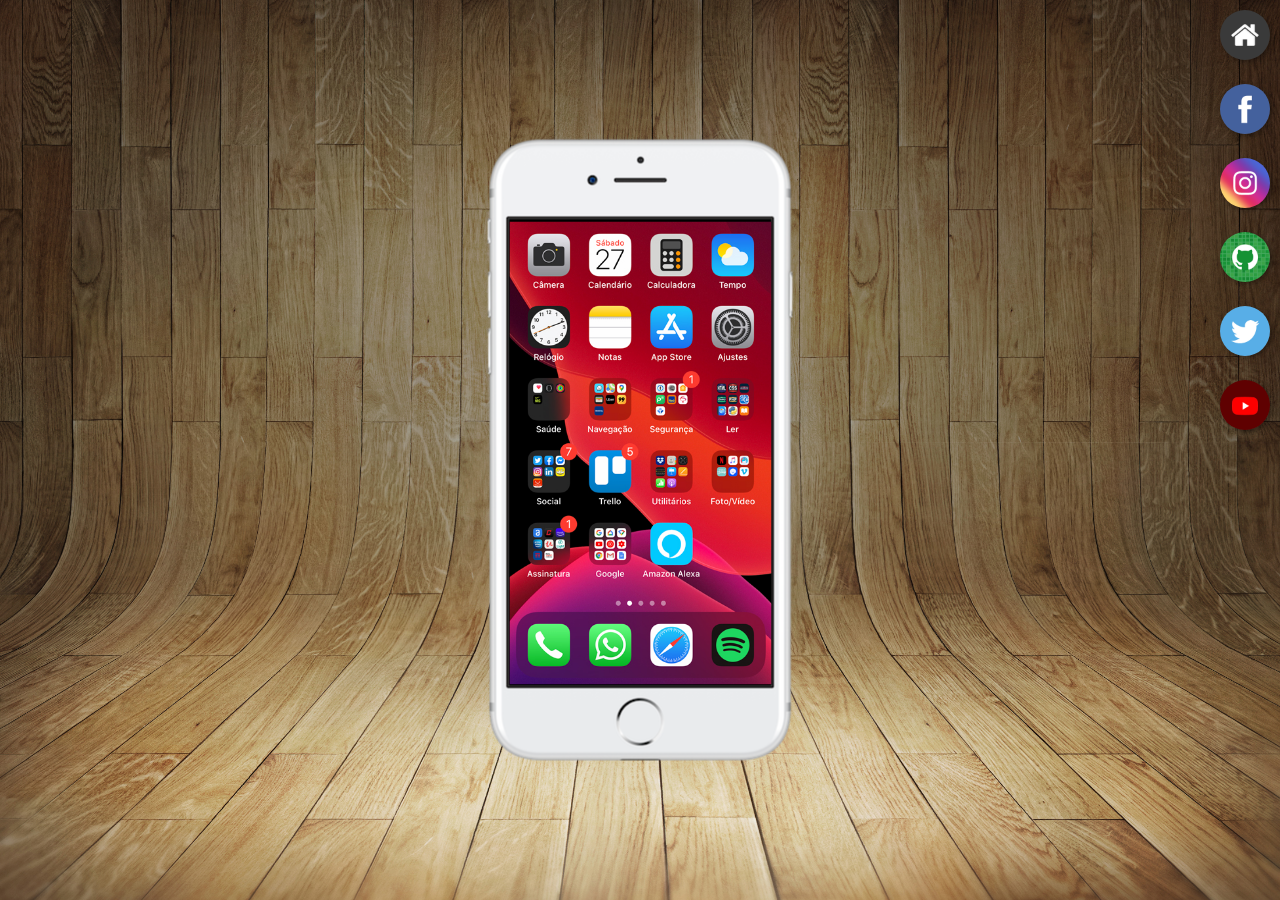
<file: Projeto-social/index.html>
<!DOCTYPE html>
<html lang="pt-br">
<head>
    <meta charset="UTF-8">
    <meta name="viewport" content="width=device-width, initial-scale=1.0">
    <link rel="shortcut icon" href="favico.ico" type="image/x-icon">
    <link rel="stylesheet" href="estilos/style.css">
    <title>Projeto redes sociais</title>
</head>
<body>
     <main>
        <section id="telefone">
            <iframe src="paginas/home.html" name="tela" id="tela" frameborder="0">seu navegador não é compativel com isso</iframe>
        </section>
        <section id="redes-sociais">
            <a href="paginas/home.html" target="tela"><img src="imagens/logo-home.jpg" alt=""></a><br>

            <a href="paginas/facebook.html" target="tela"><img src="imagens/logo-facebook.jpg" alt=""></a><br>

            <a href="paginas/instagram.html" target="tela"><img src="imagens/logo-instagram.jpg" alt=""></a><br>

            <a href="paginas/github.html" target="tela"><img src="imagens/logo-github.jpg" alt=""></a><br>

            <a href="paginas/twitter.html" target="tela"><img src="imagens/logo-twitter.jpg" alt=""></a><br>

            <a href="paginas/youtube.html" target="tela"><img src="imagens/logo-youtube.jpg" alt=""></a><br>

            
        </section>
     </main>
</body>
</html>
</file>
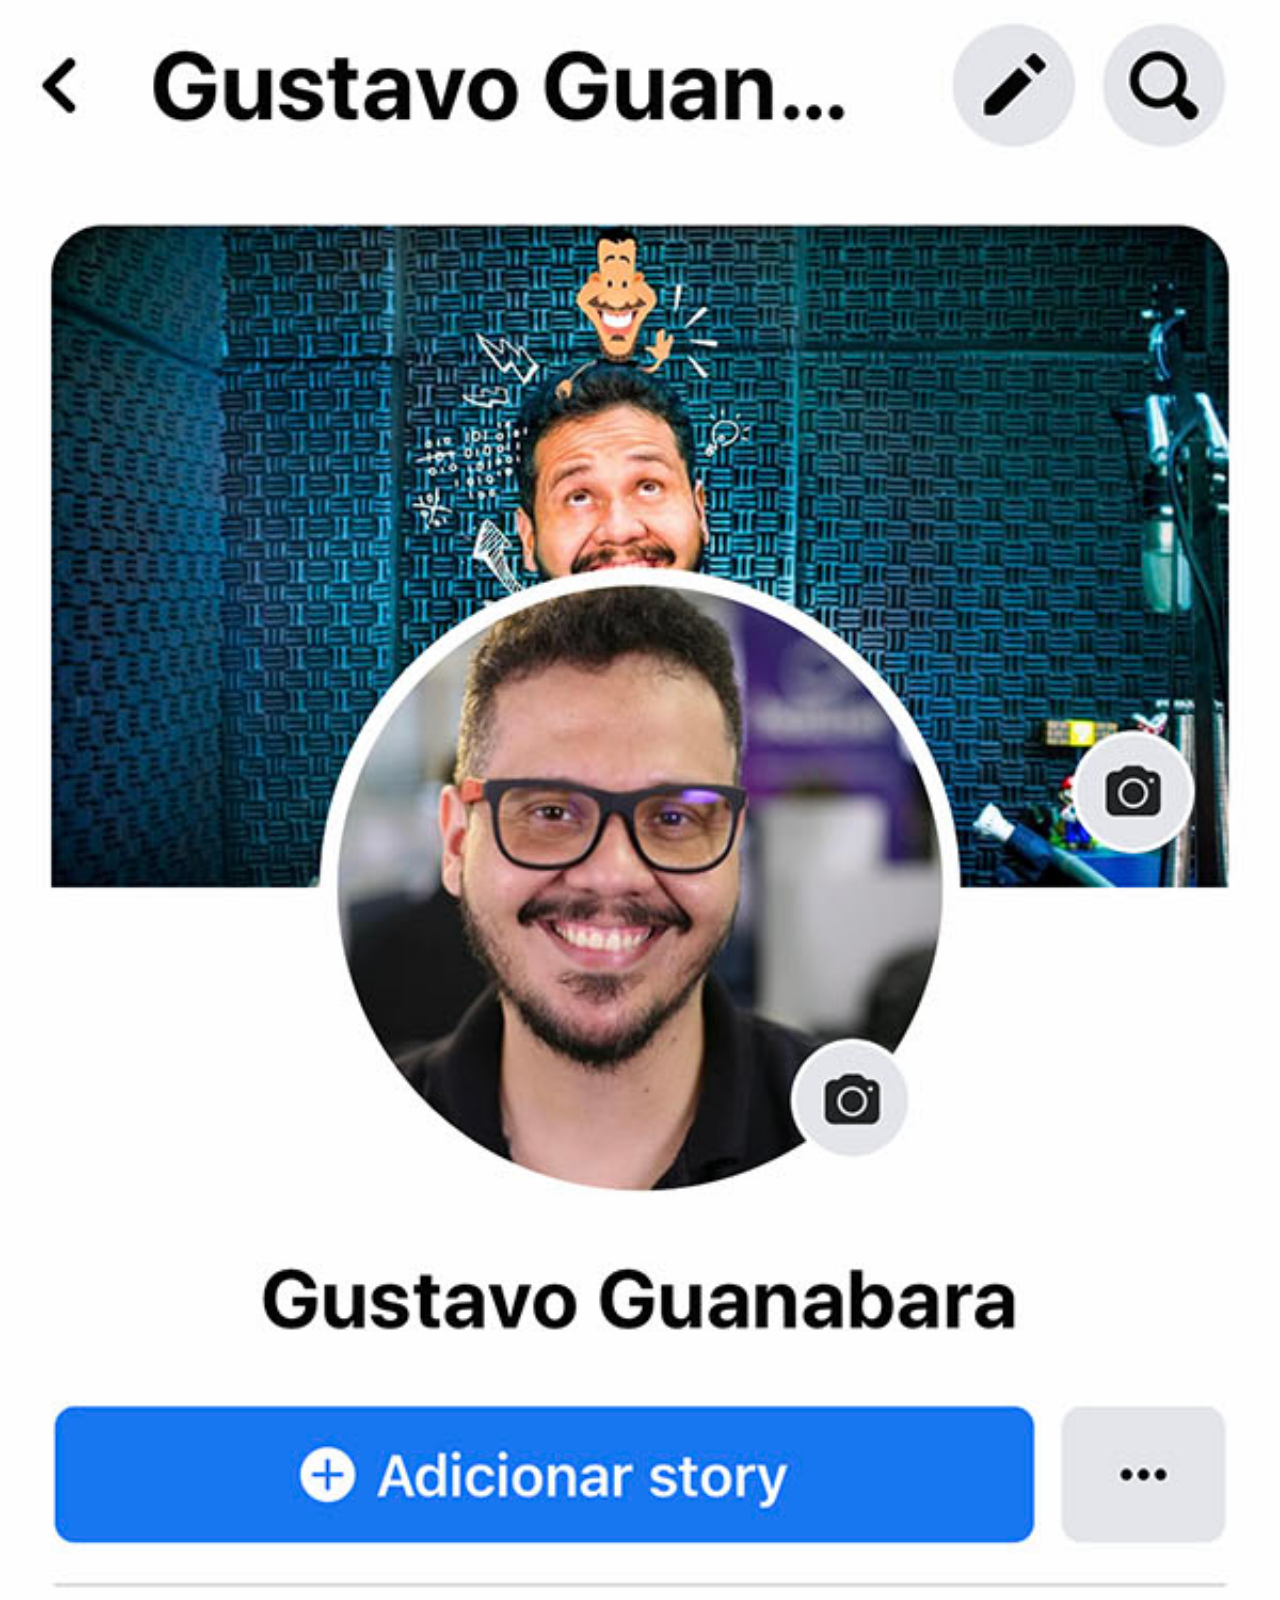
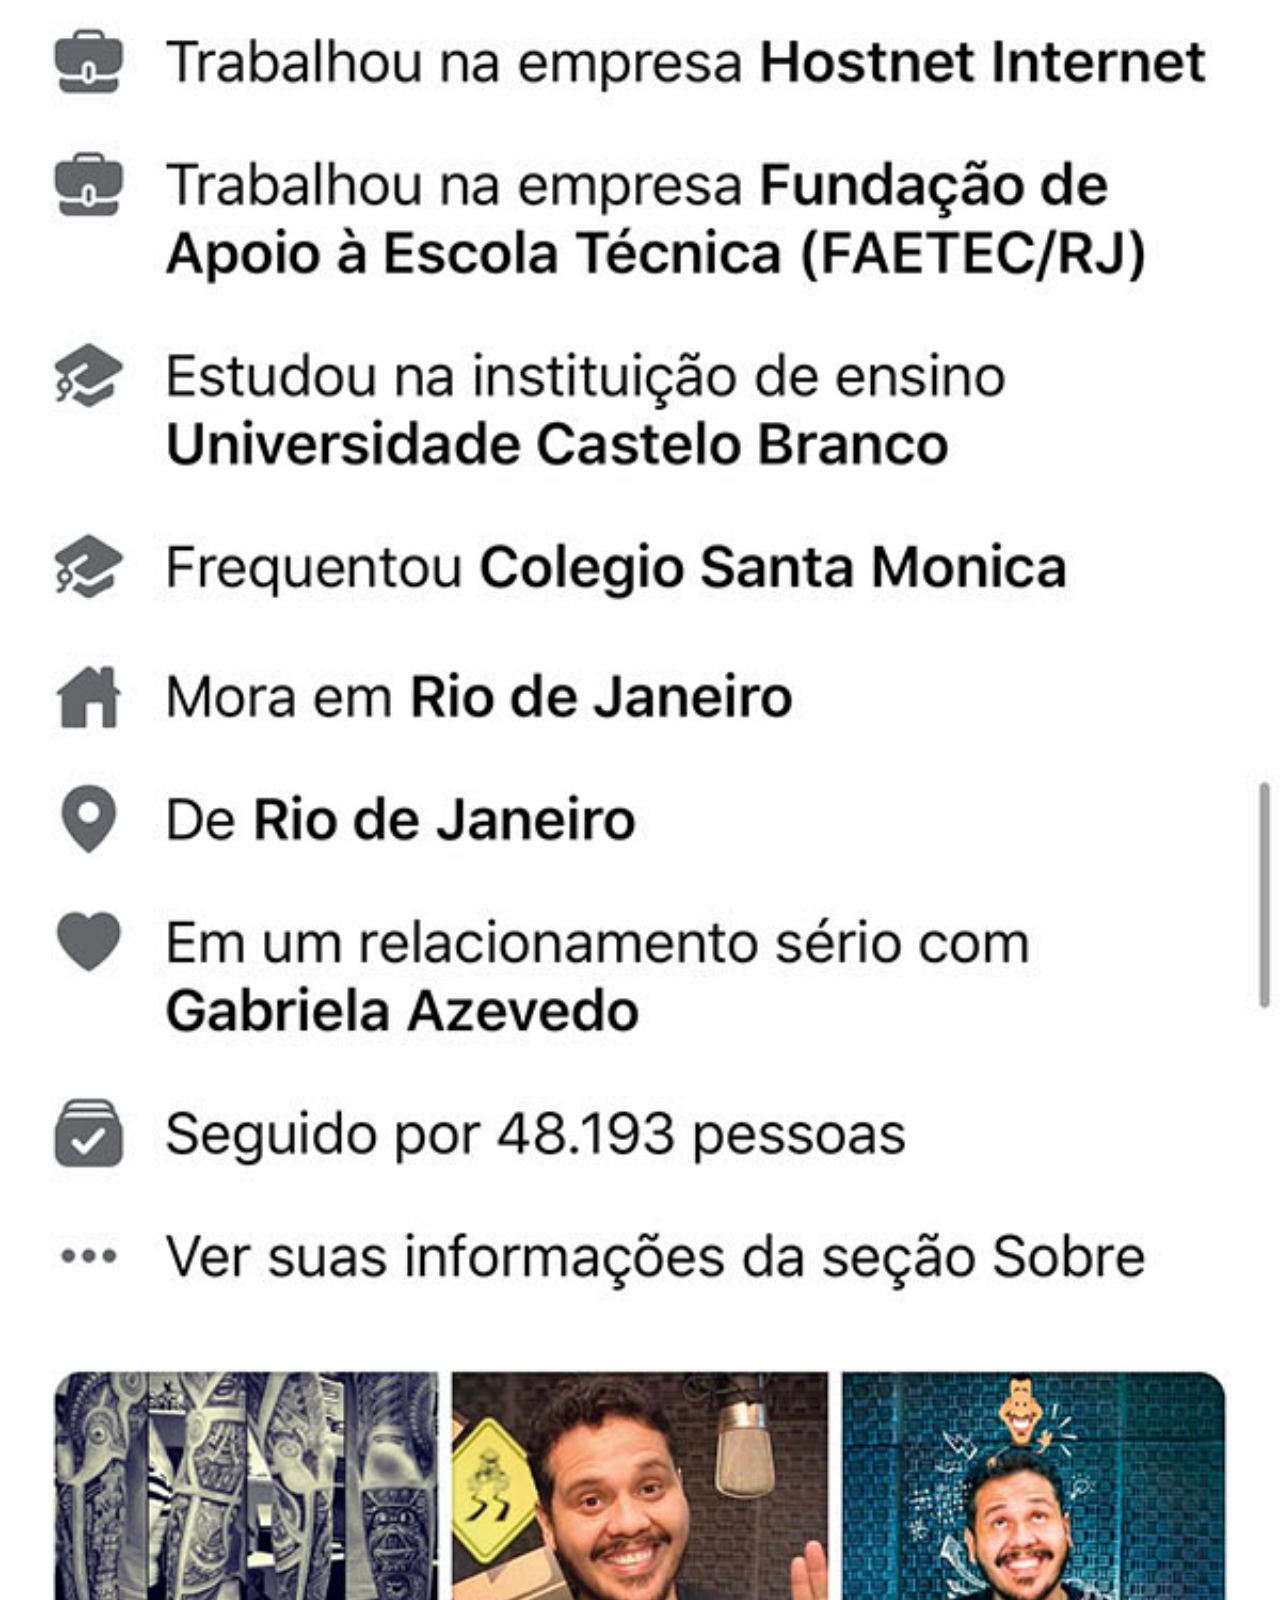
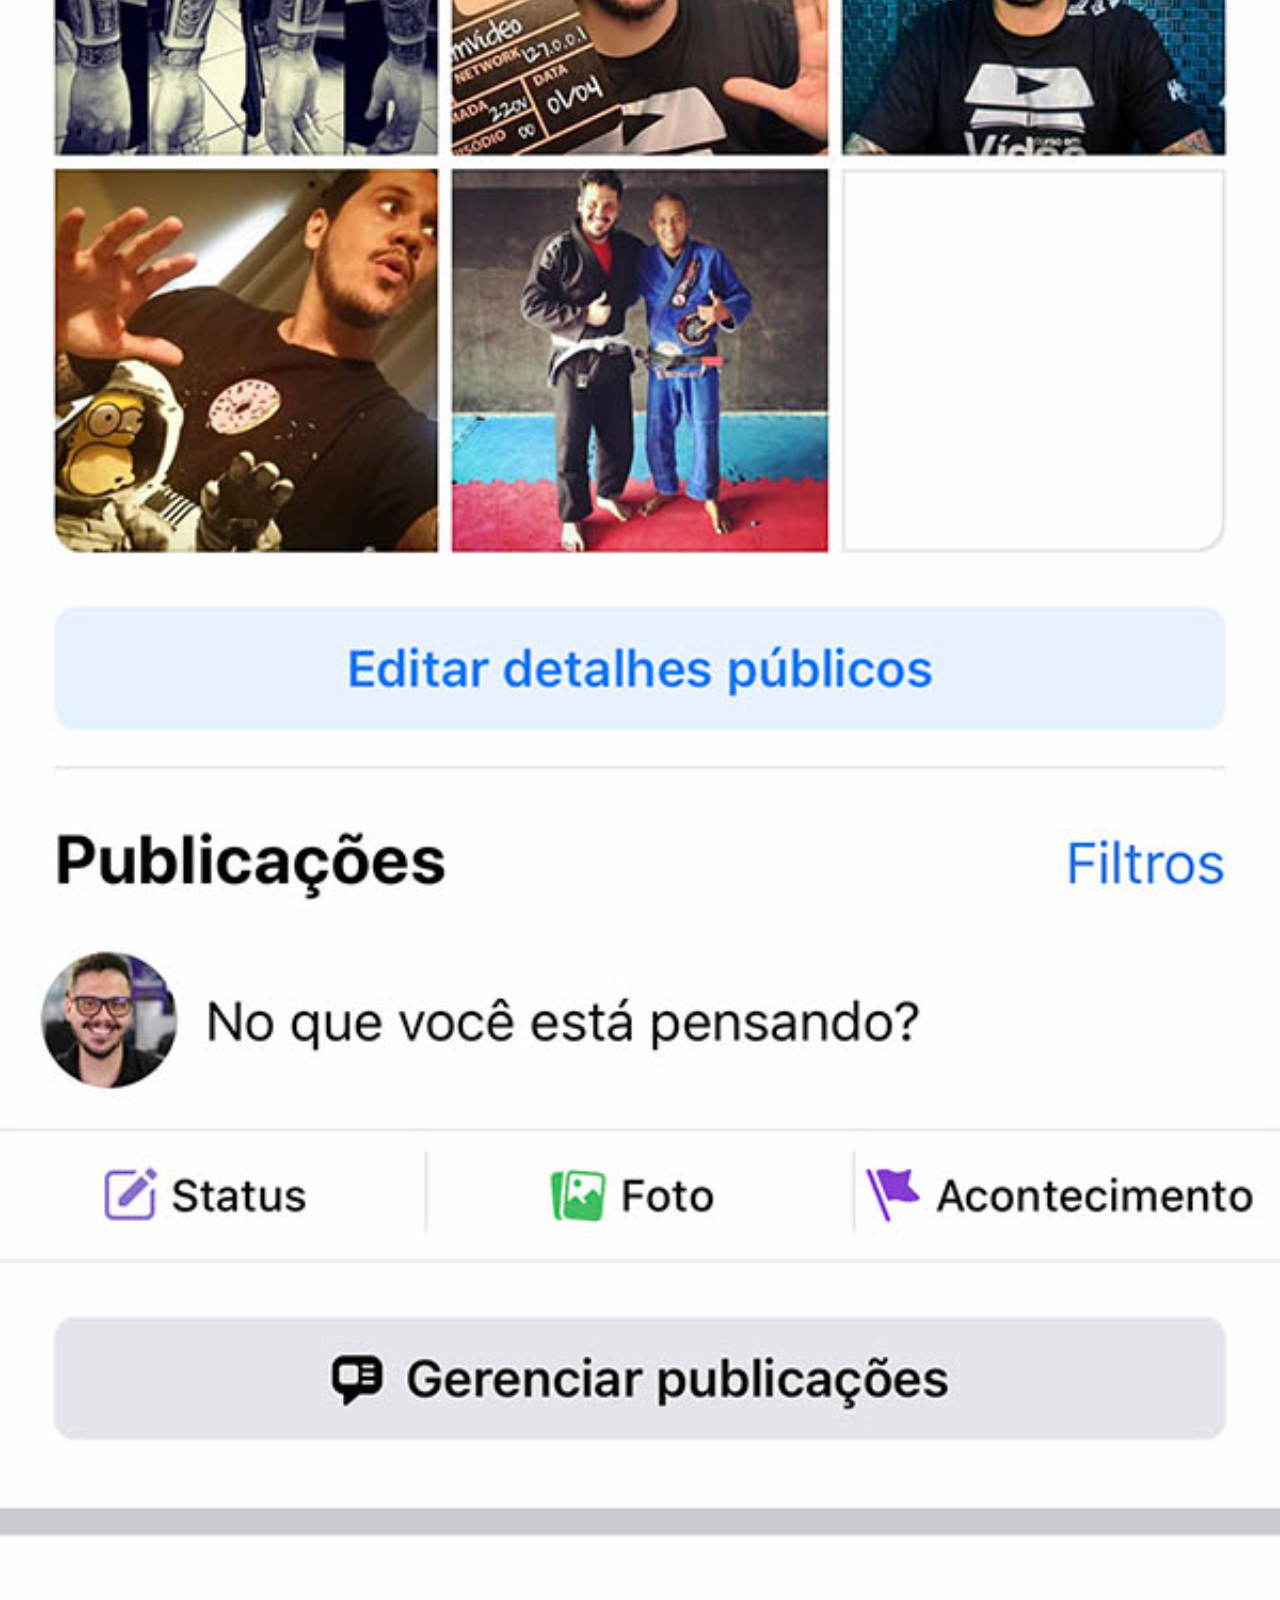
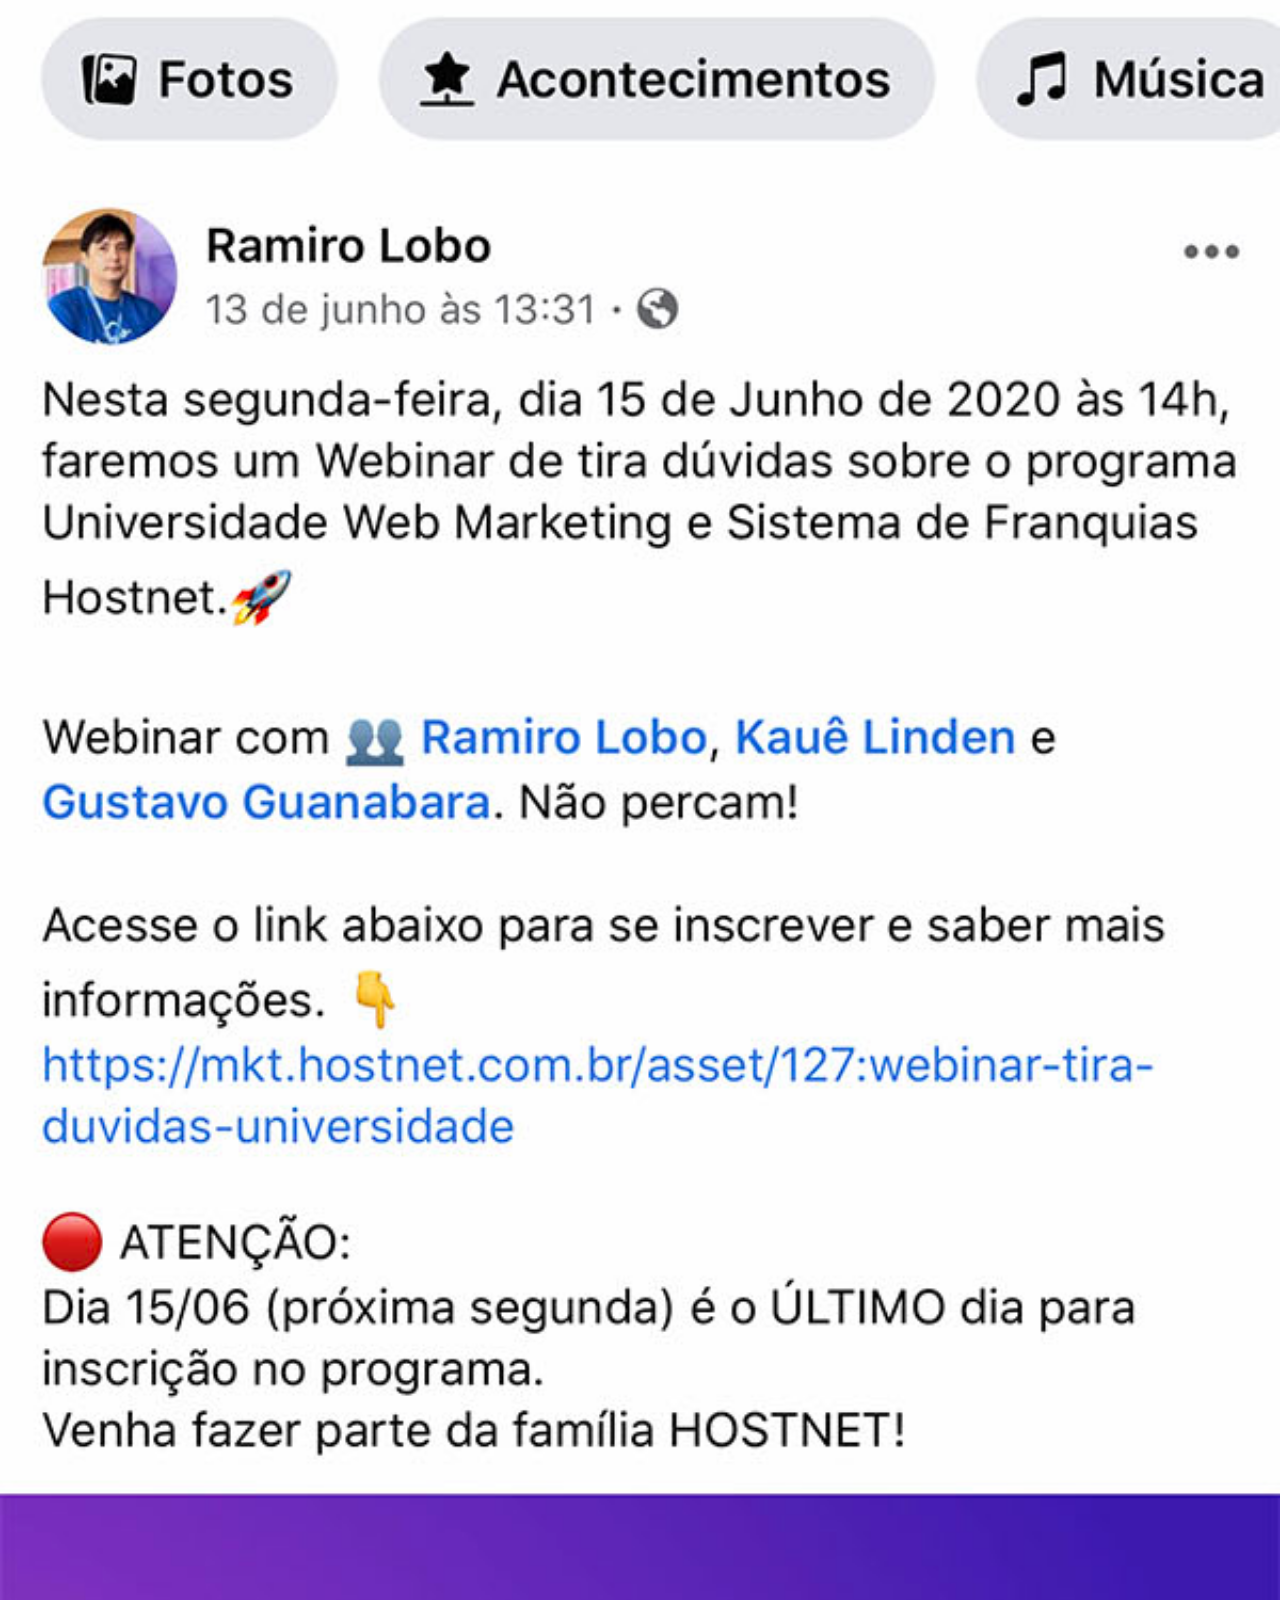
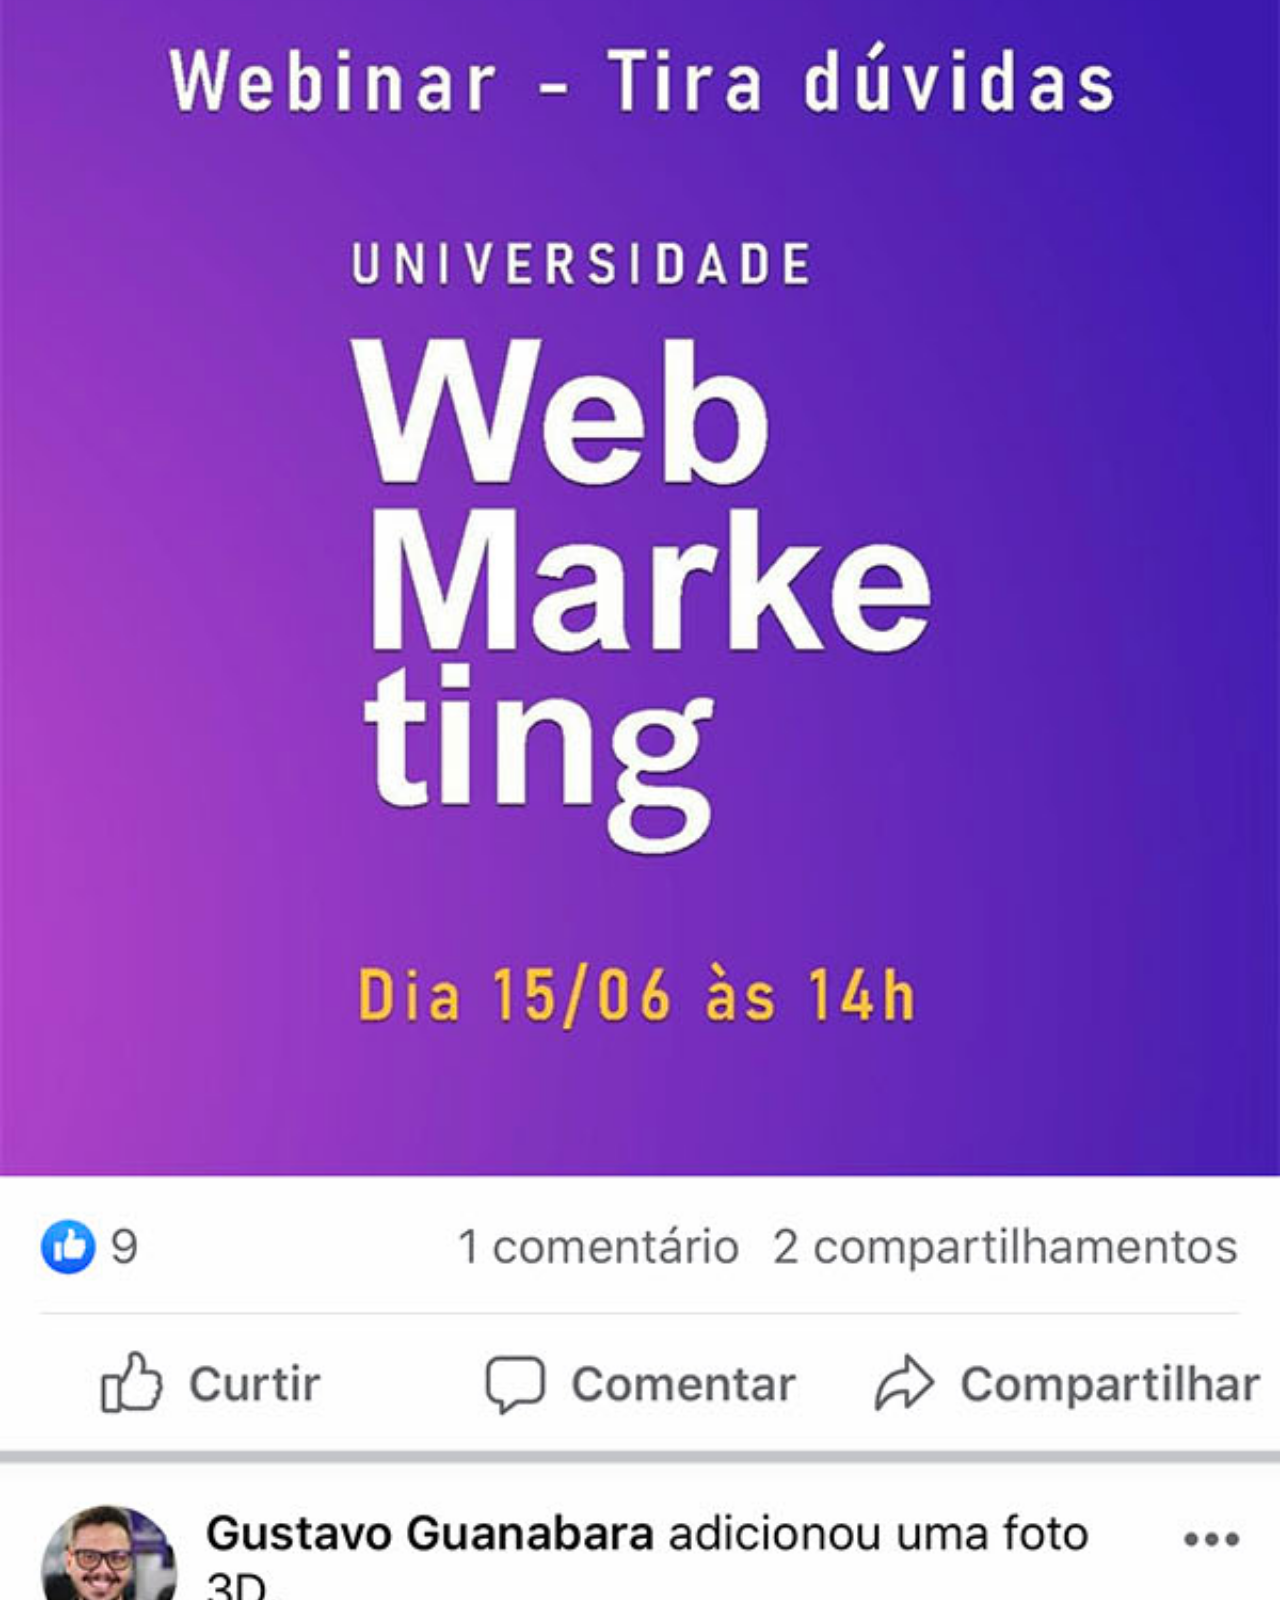
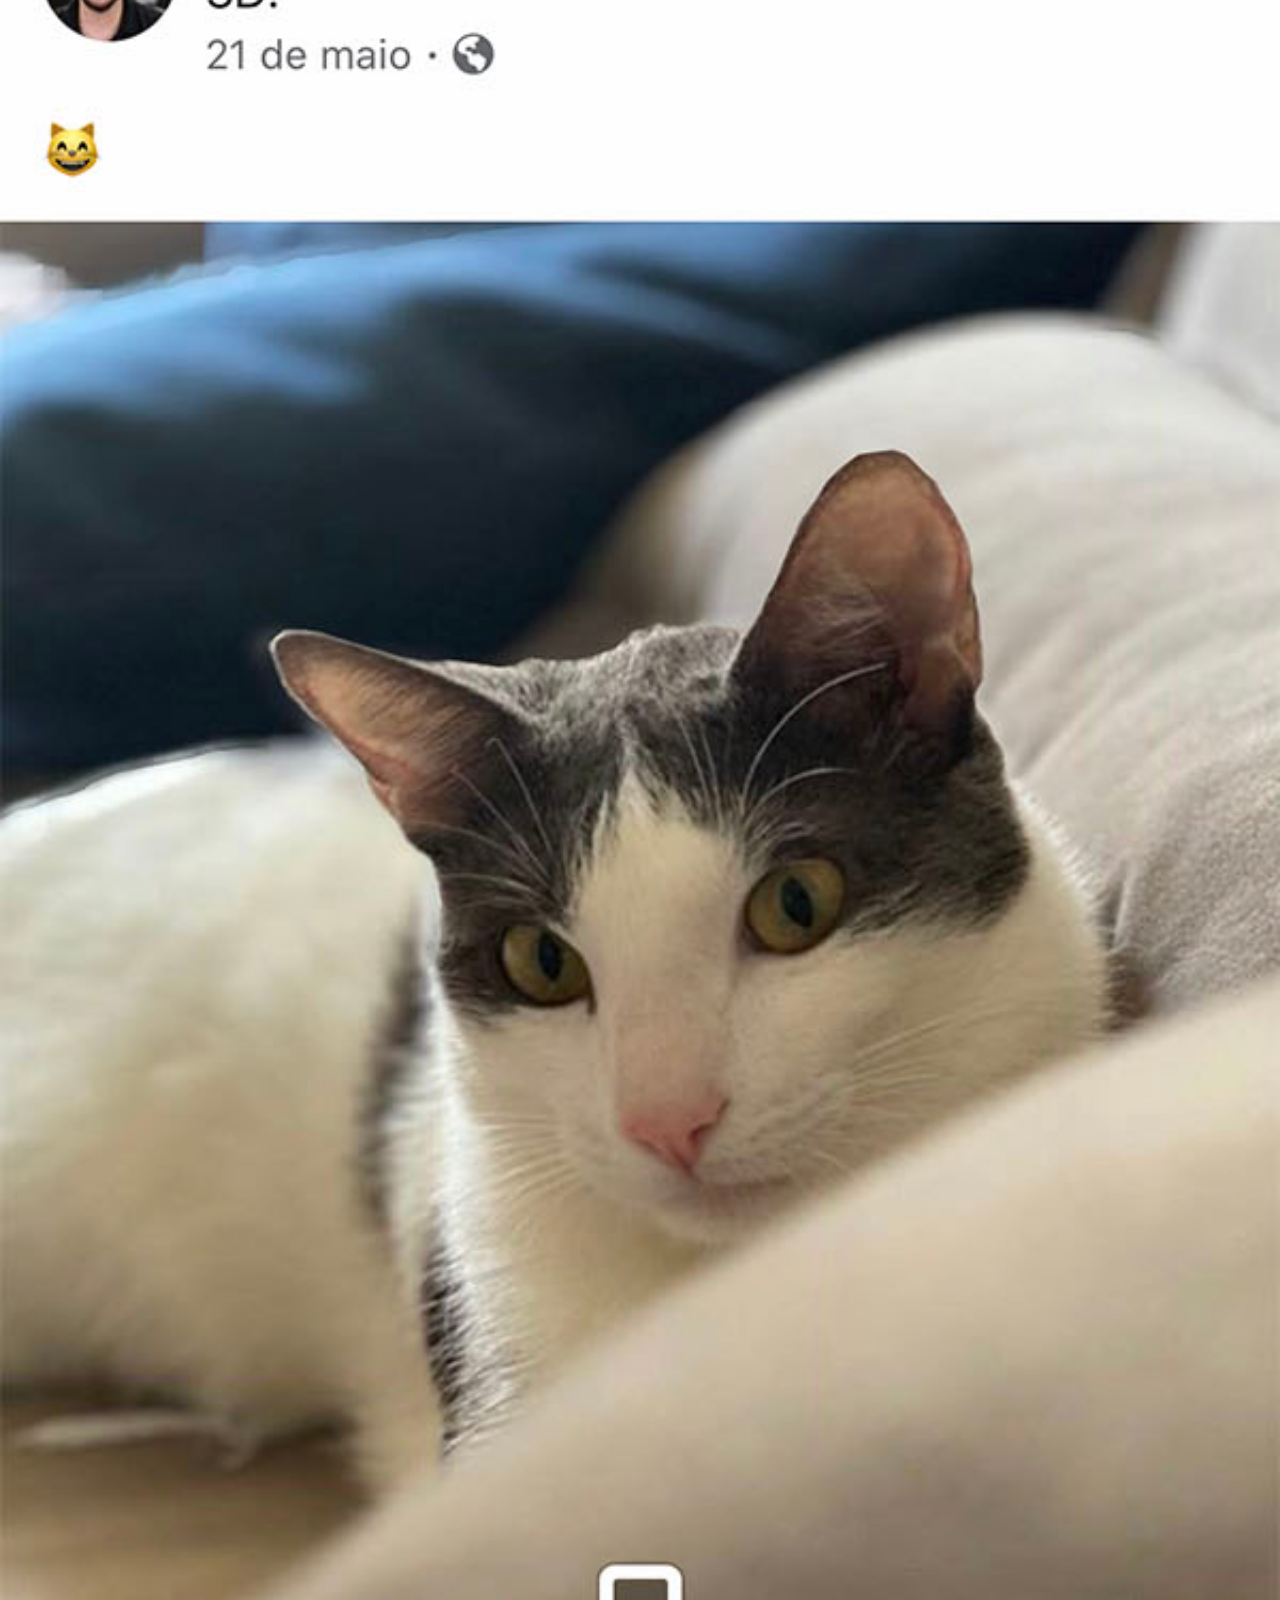
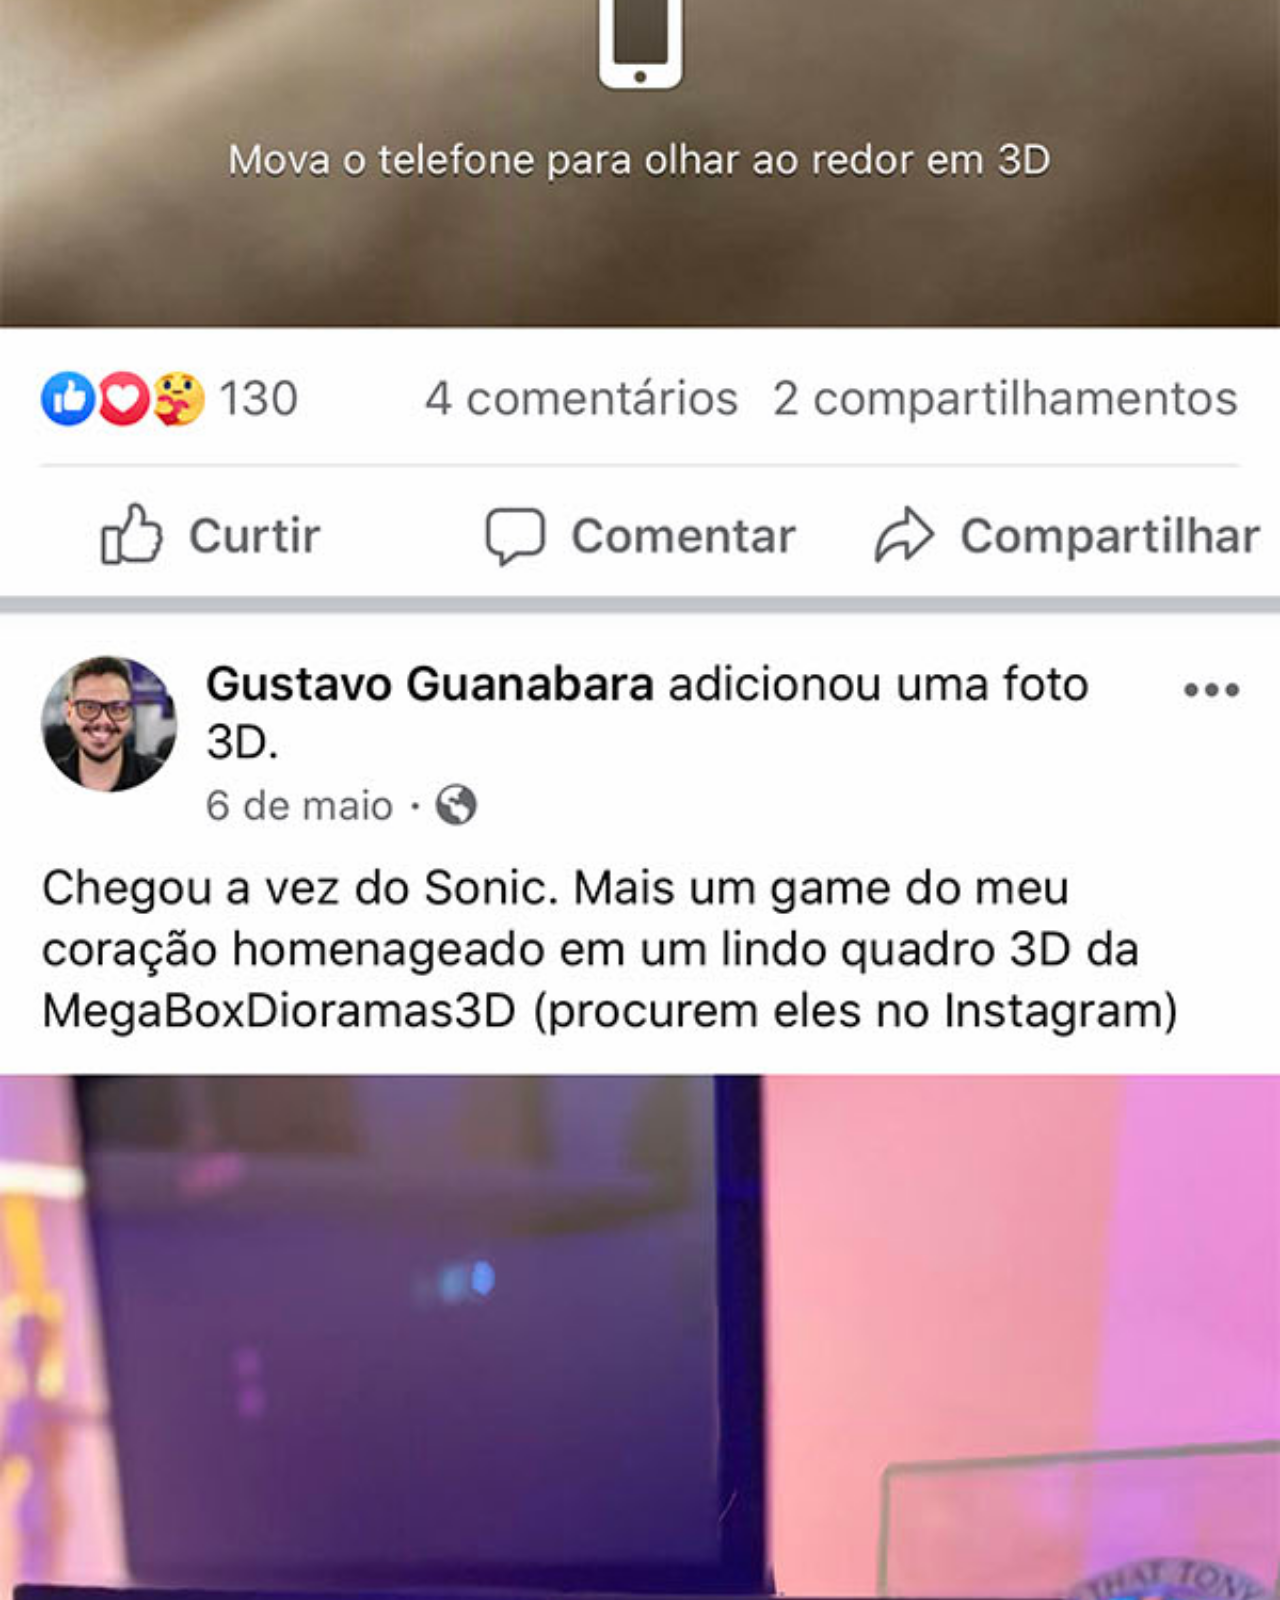
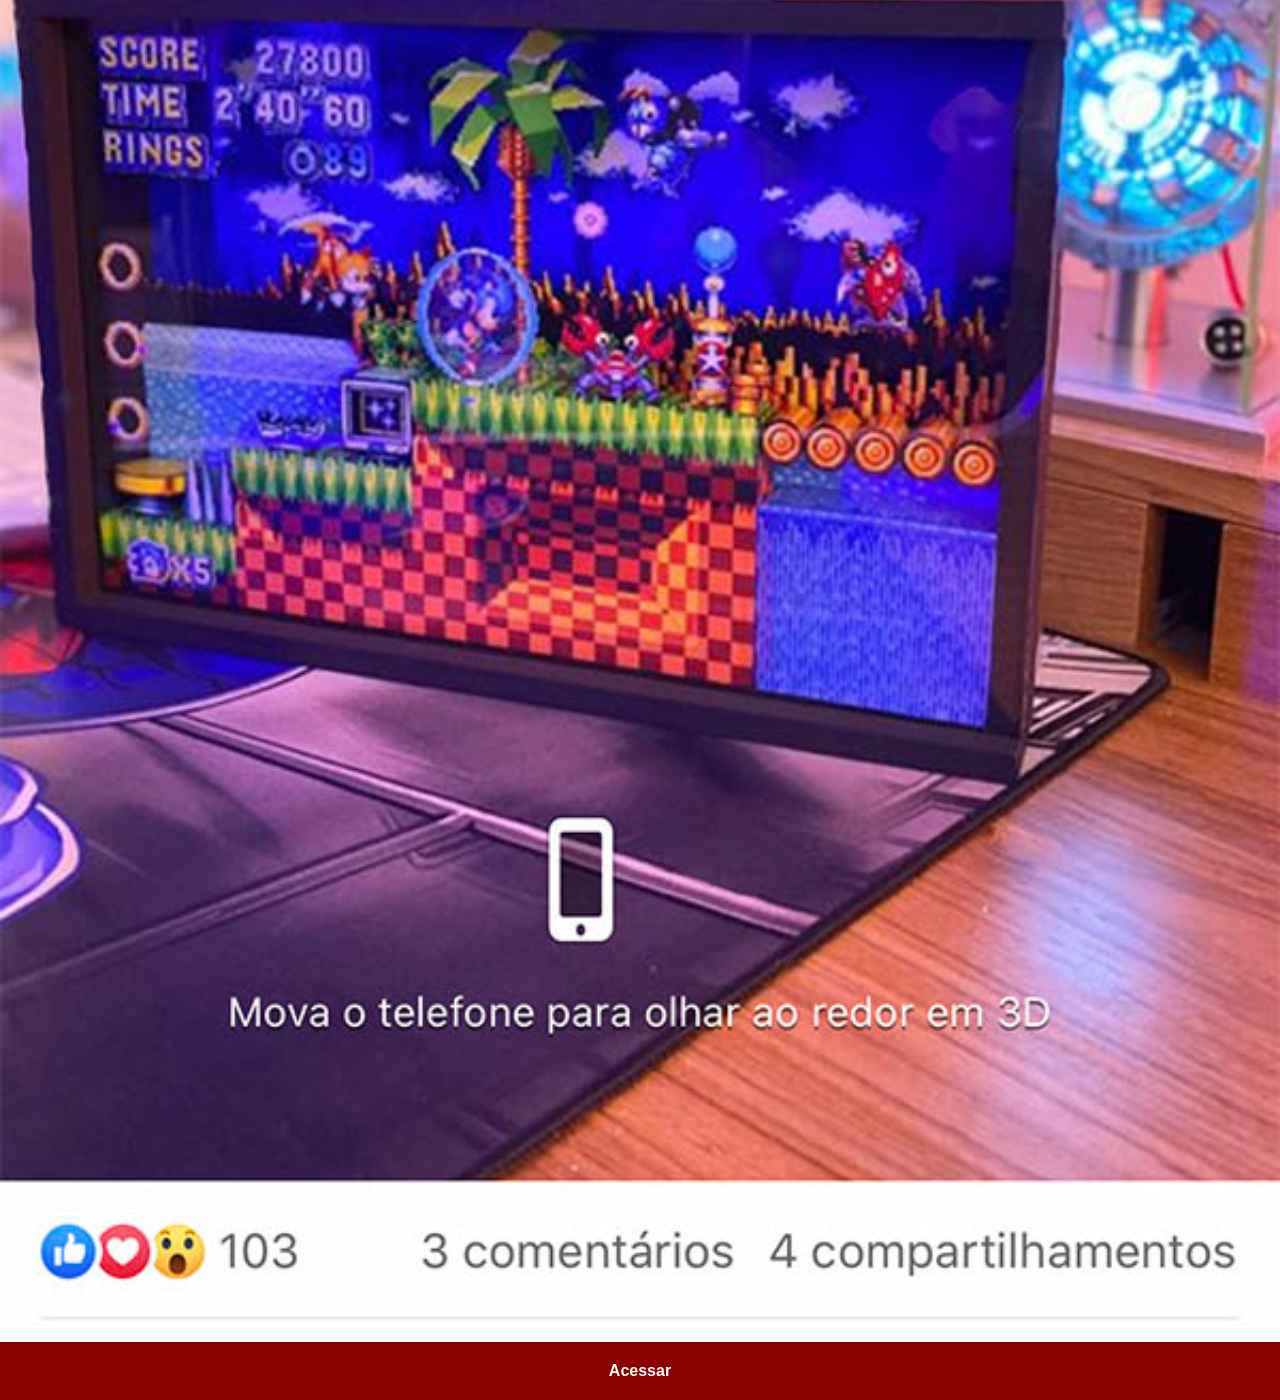
<file: Projeto-social/paginas/facebook.html>
<!DOCTYPE html>
<html lang="en">
<head>
    <meta charset="UTF-8">
    <meta name="viewport" content="width=device-width, initial-scale=1.0">
    <title>Facebook</title>
    <link rel="stylesheet" href="../estilos/social.css">
</head>
<body>
    <img src="../imagens/tela-facebook.jpg" alt="facebook">
    <a href="" target="_blank">Acessar</a>
</body>
</html>
</file>
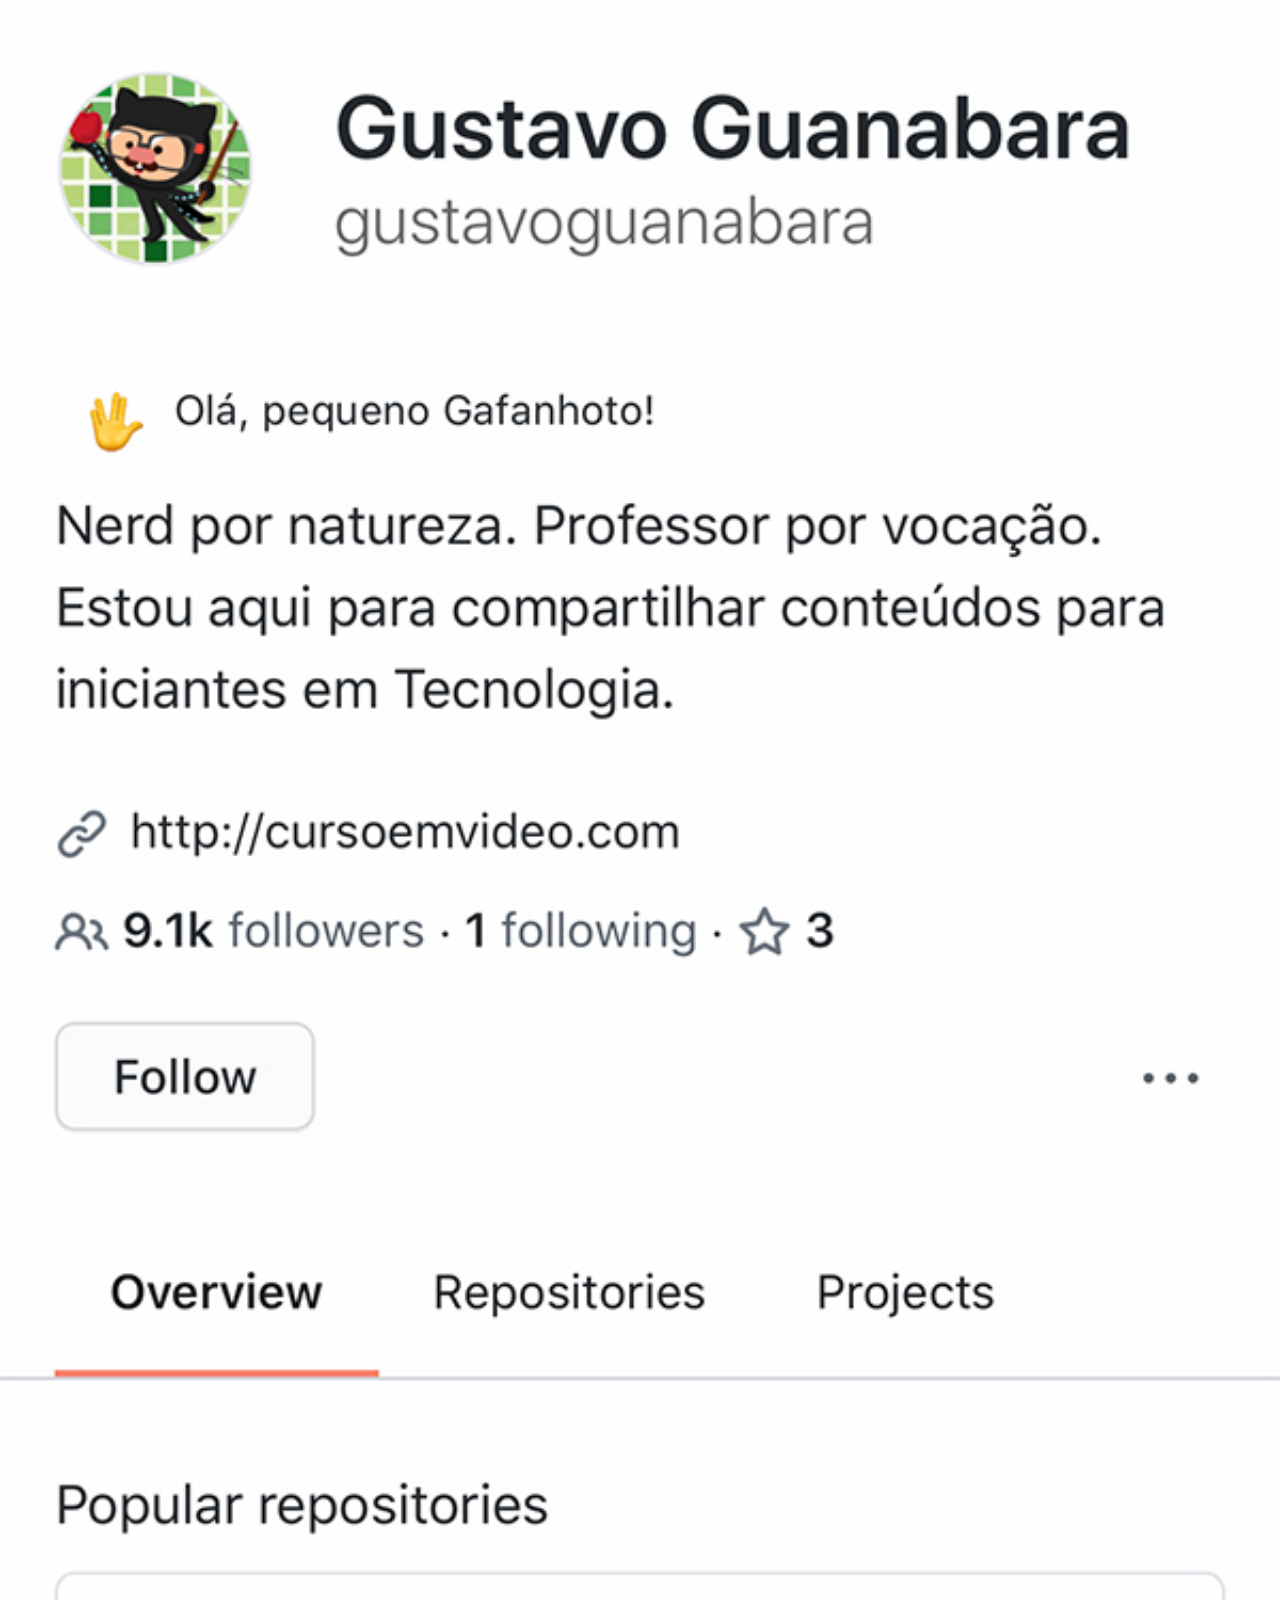
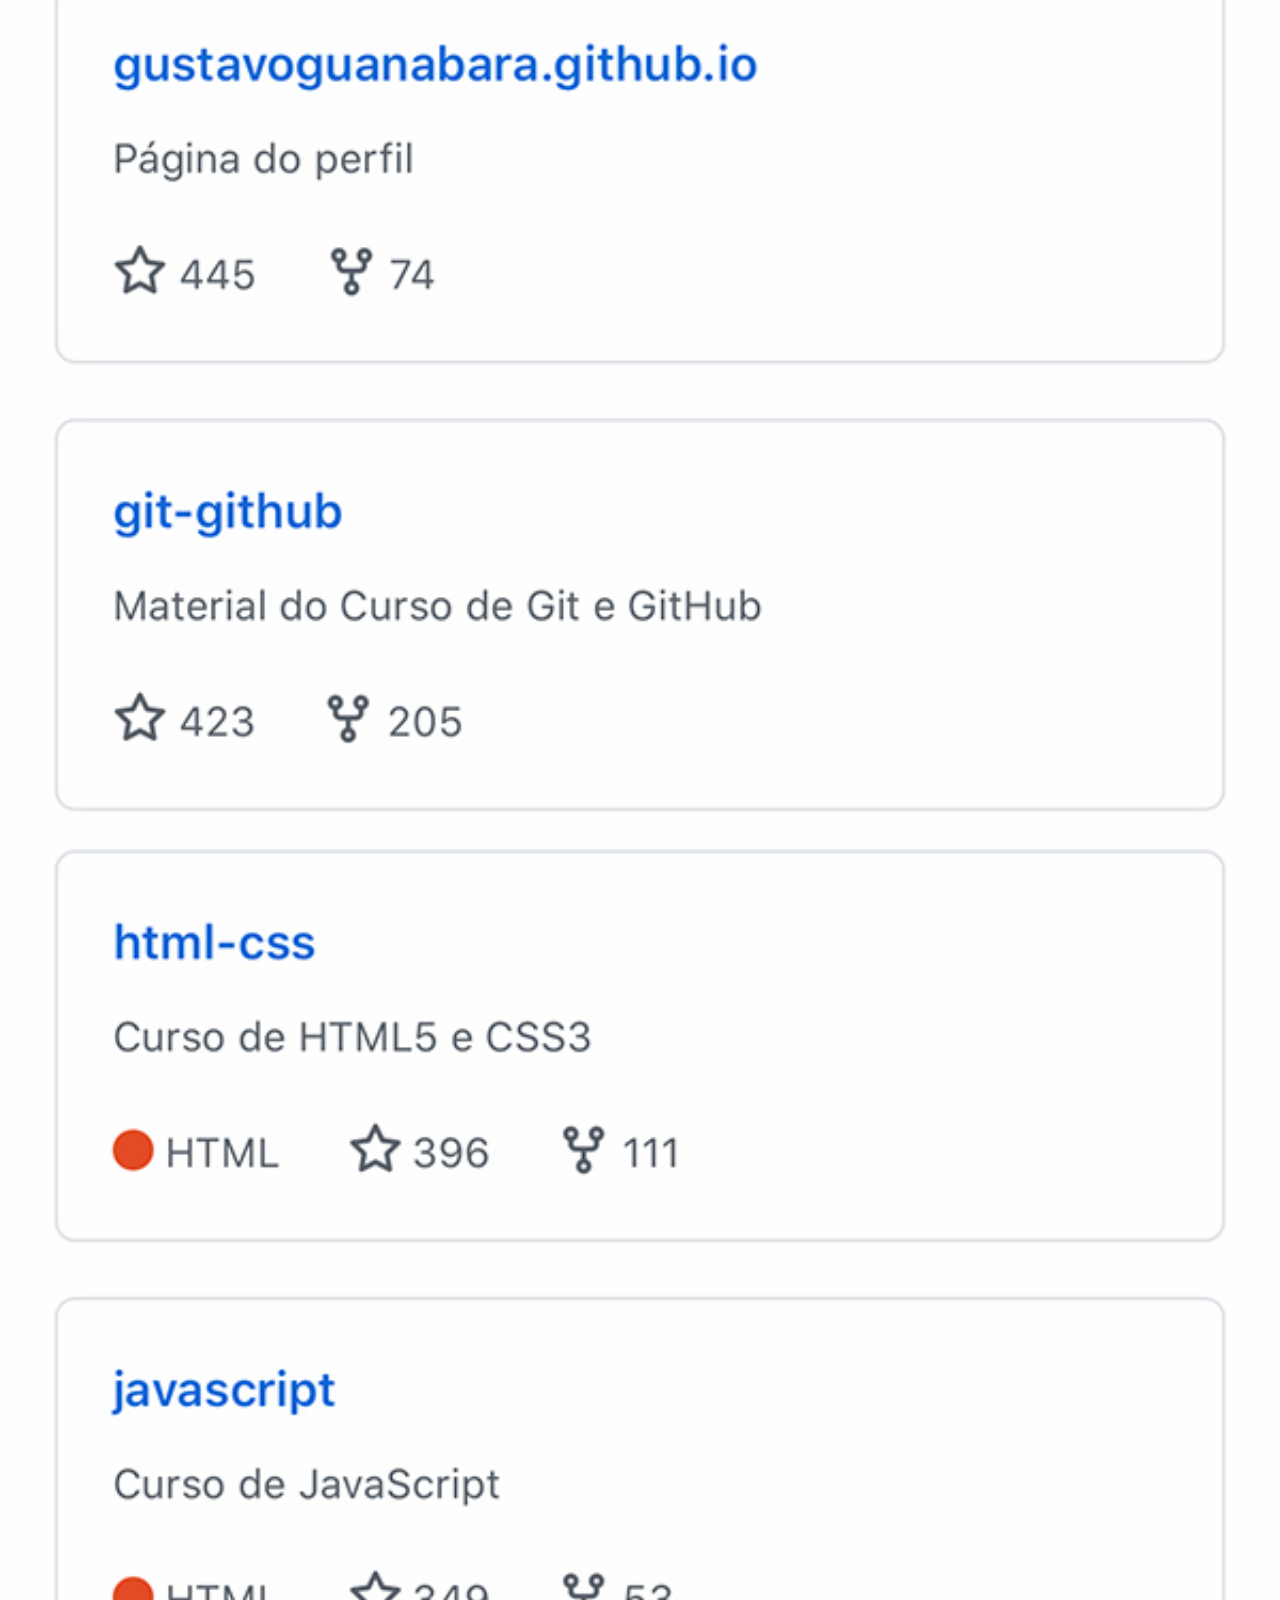
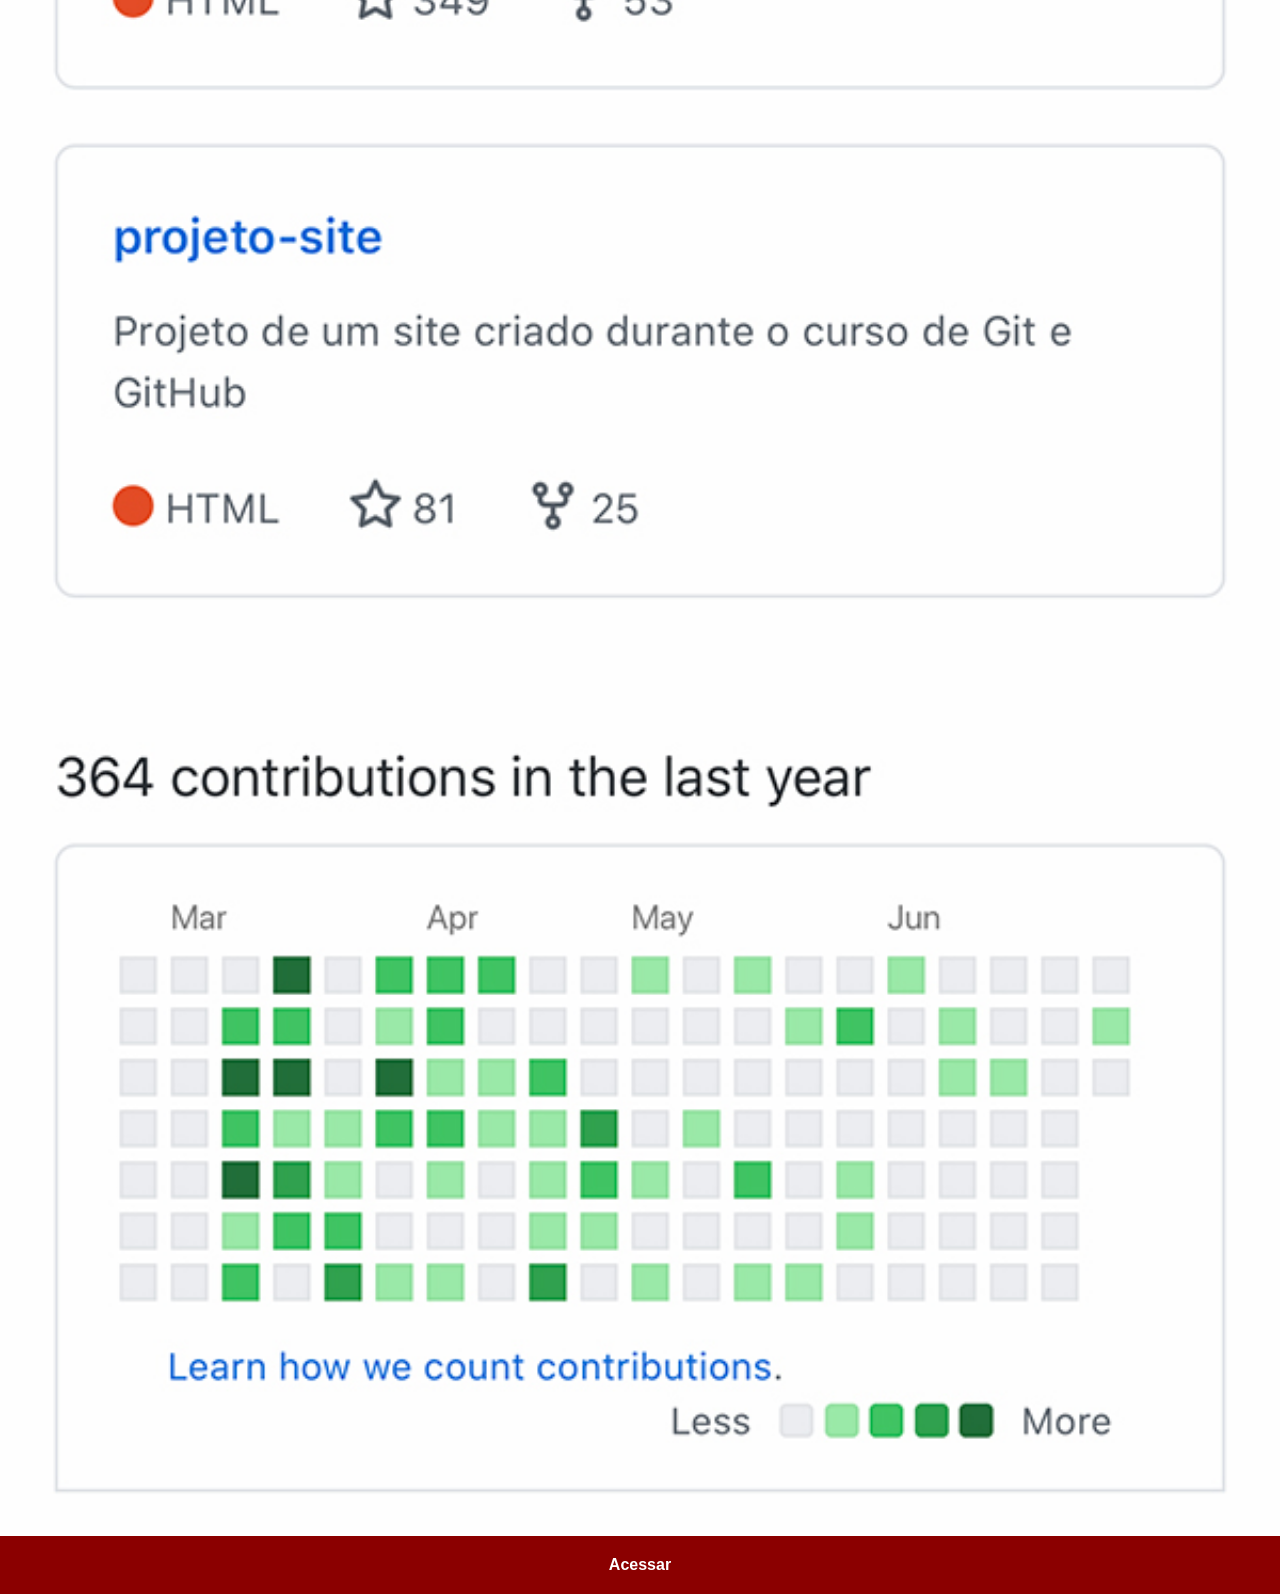
<file: Projeto-social/paginas/github.html>
<!DOCTYPE html>
<html lang="en">
<head>
    <meta charset="UTF-8">
    <meta name="viewport" content="width=device-width, initial-scale=1.0">
    <title>github</title>
    <link rel="stylesheet" href="../estilos/social.css">
</head>
<body>
    <img src="../imagens/tela-github.jpg" alt="github">
    <a href="" target="_blank">Acessar</a>
</body>
</html>
</file>
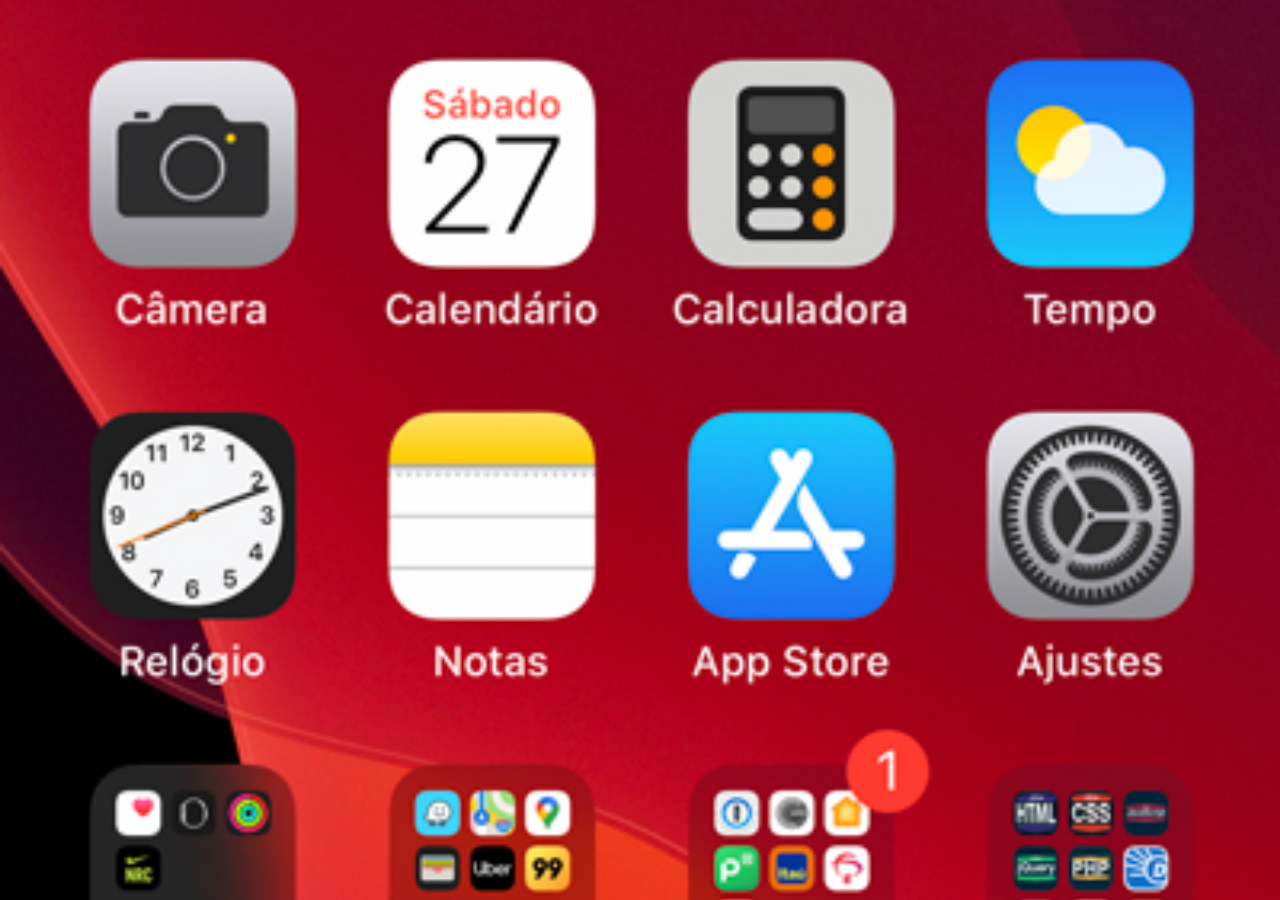
<file: Projeto-social/paginas/home.html>
<!DOCTYPE html>
<html lang="en">
<head>
    <meta charset="UTF-8">
    <meta name="viewport" content="width=device-width, initial-scale=1.0">
    <title>Home</title>
    <style>
        *{
            margin: 0px;
            padding: 0px;
        }
        body{
            width: 100vw;
            height: 100vh;
            background: black url("../imagens/tela-home.jpg") no-repeat top center;
            background-size: cover;
        }
    </style>
</head>
<body>
    
</body>
</html>
</file>
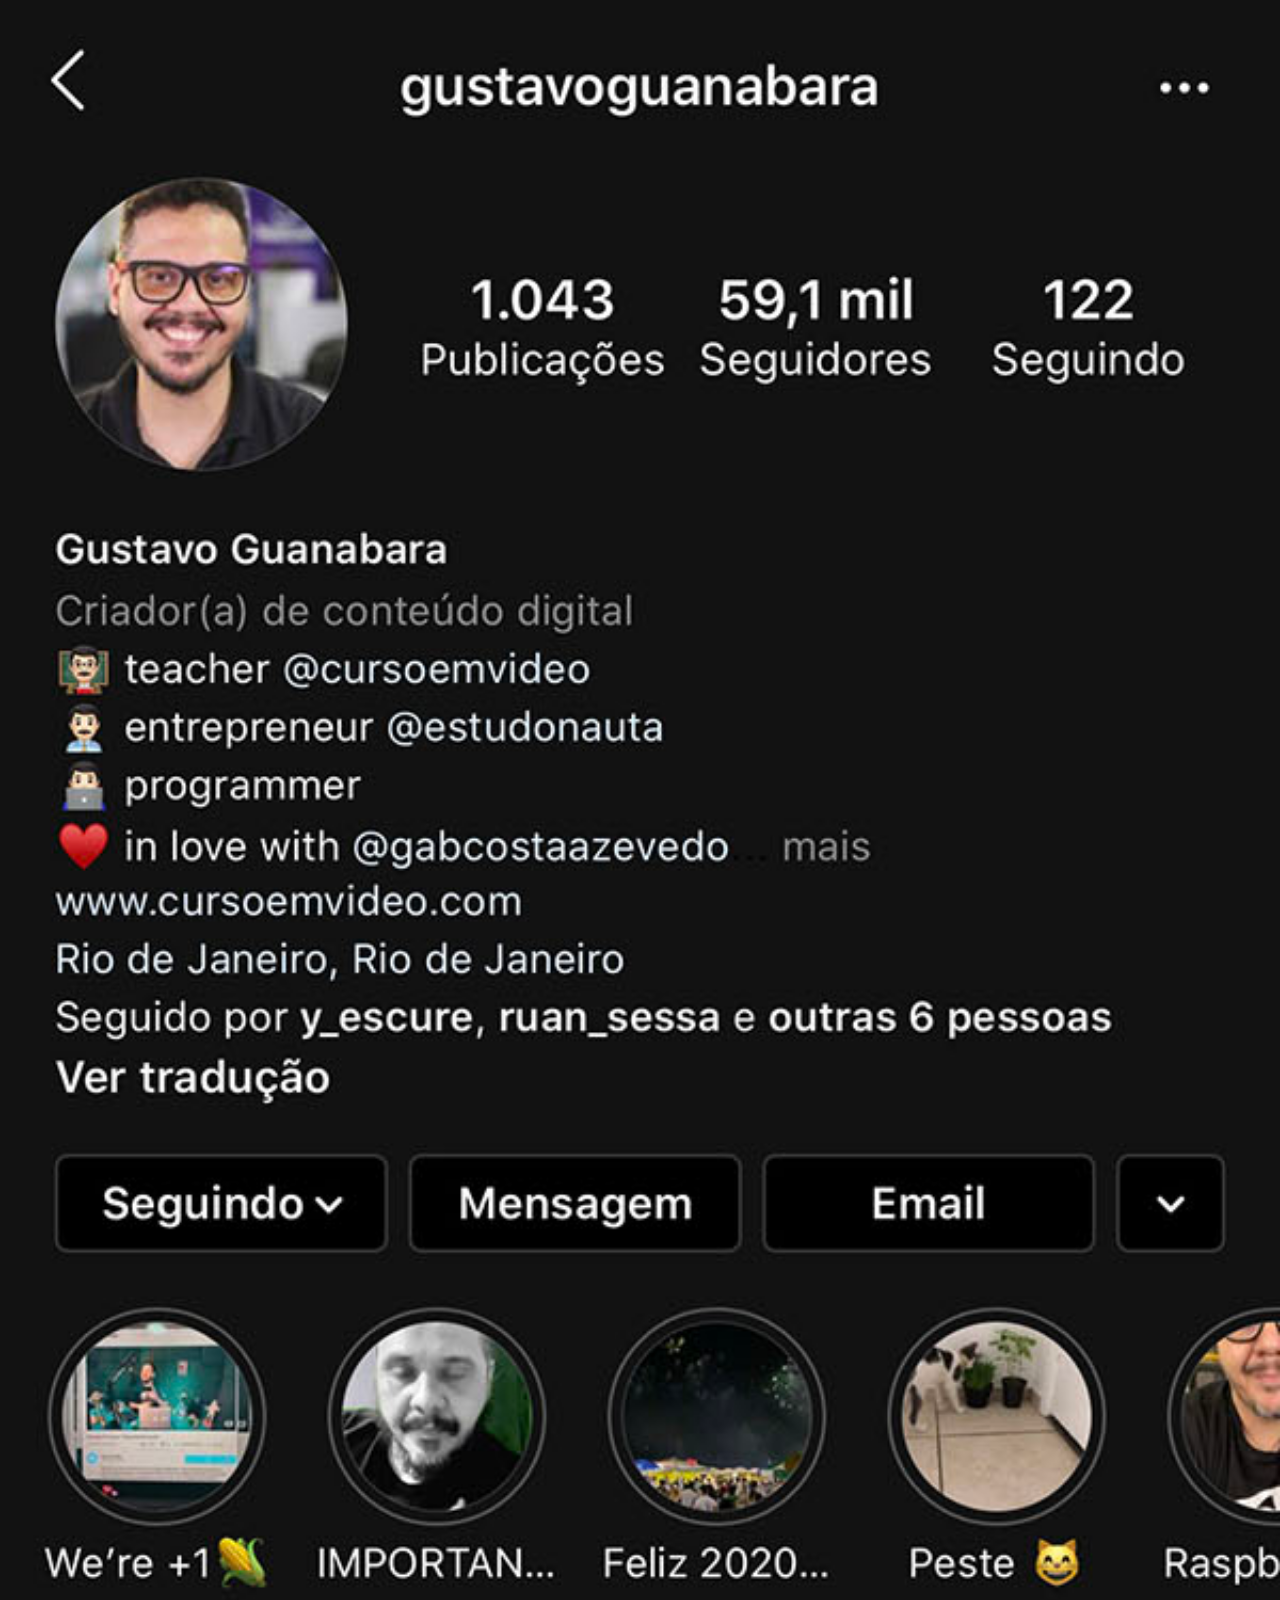
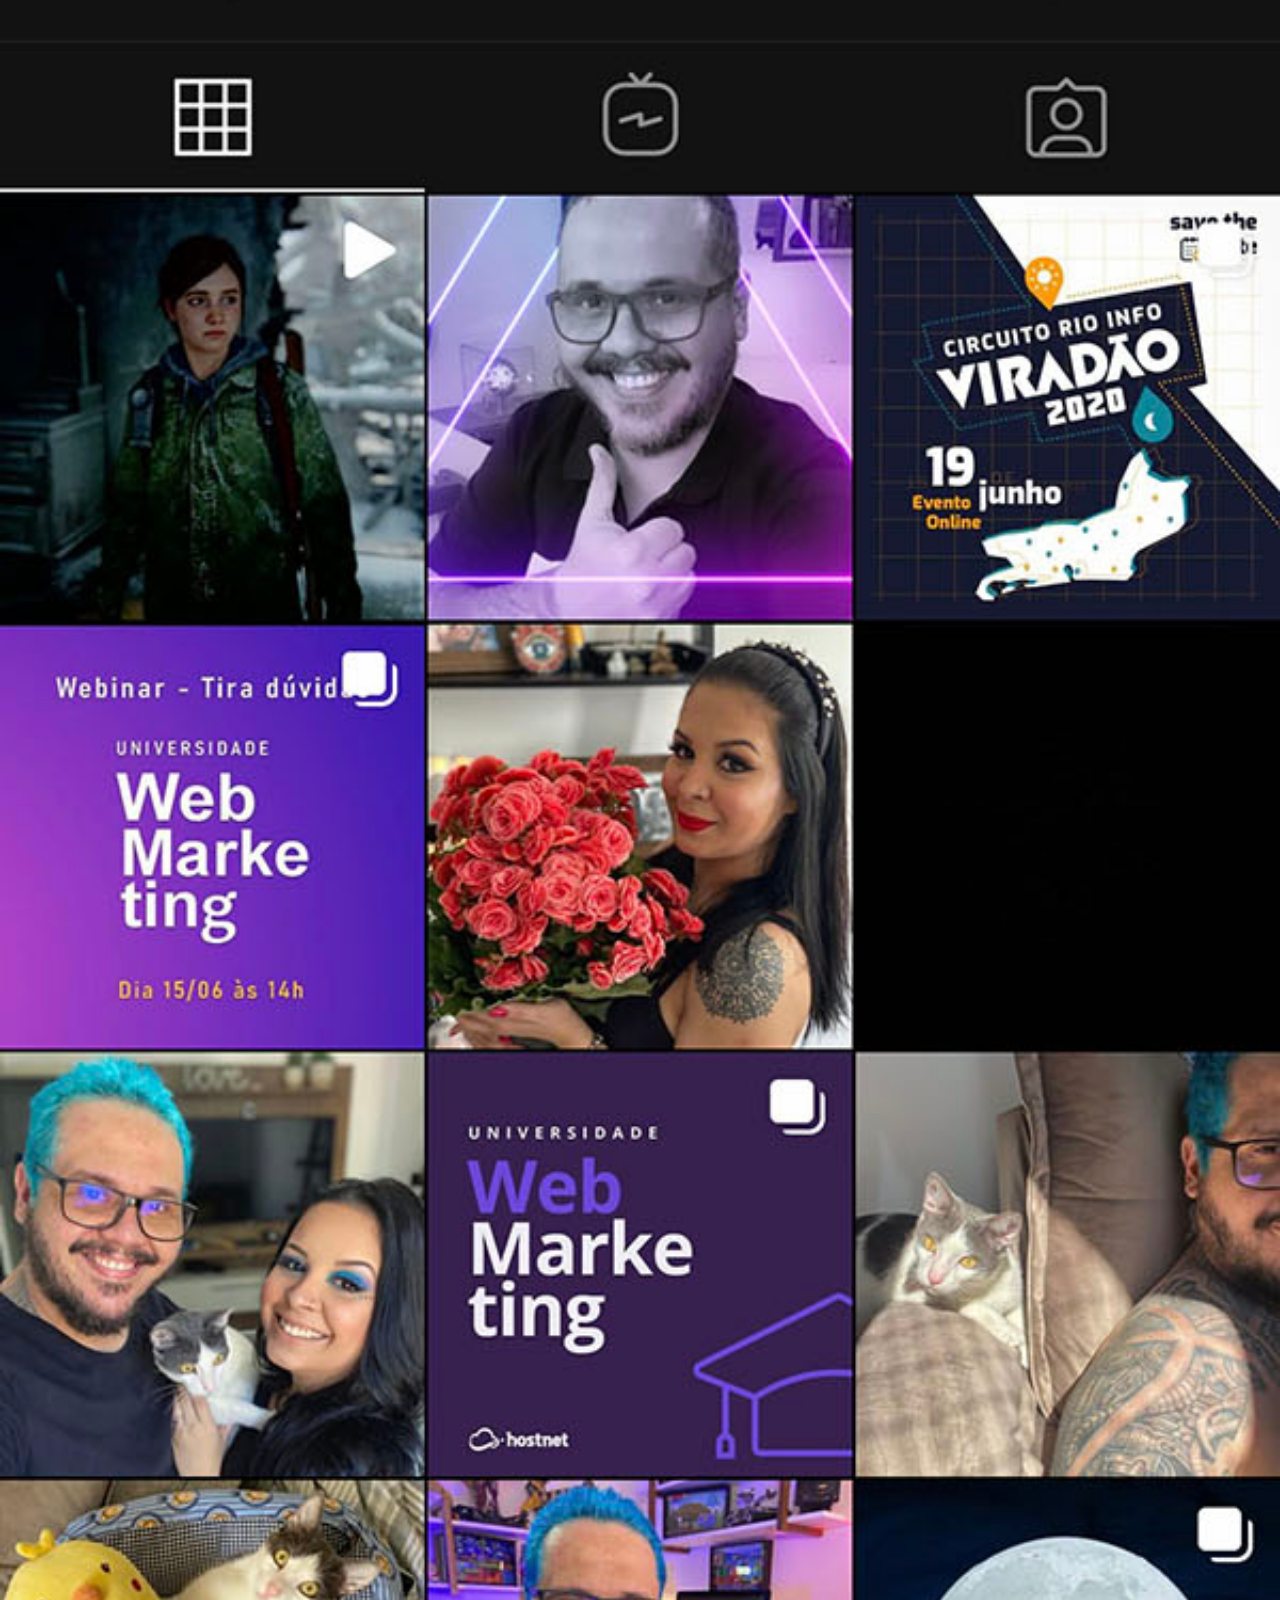
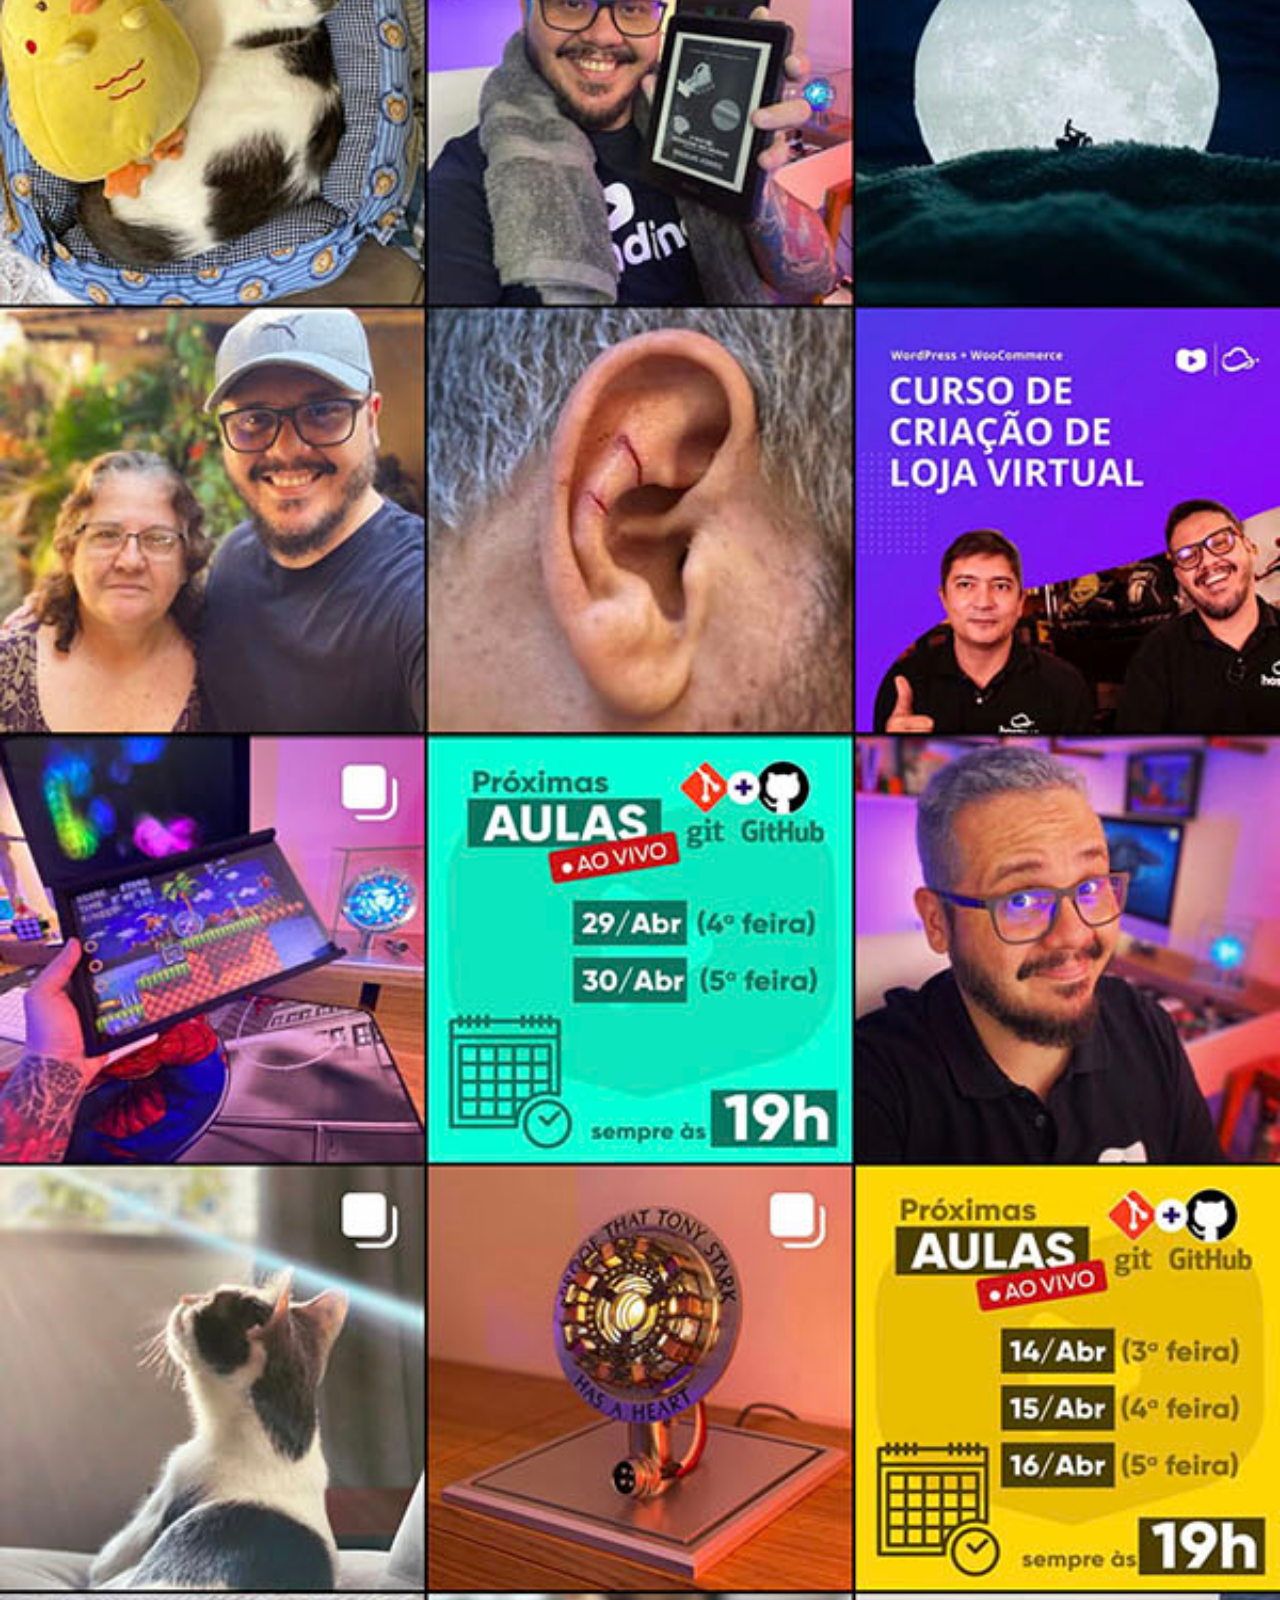
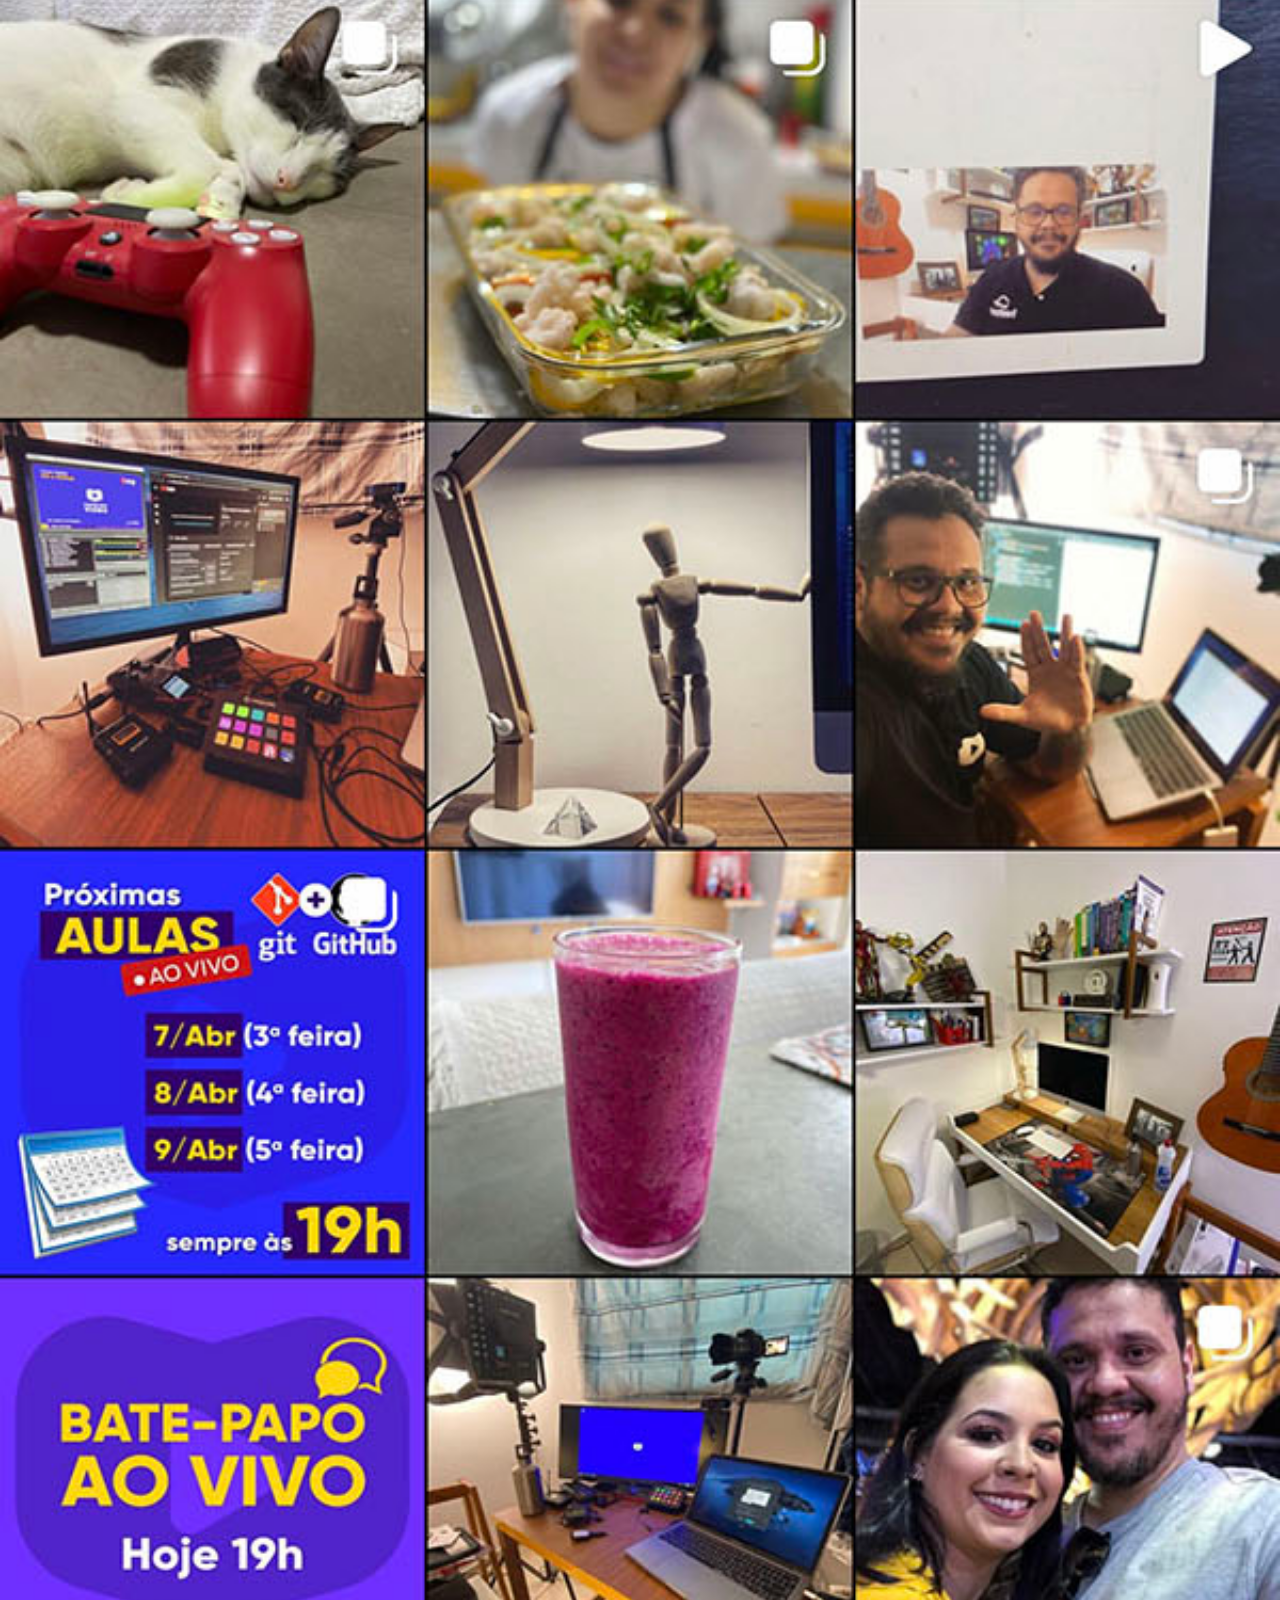
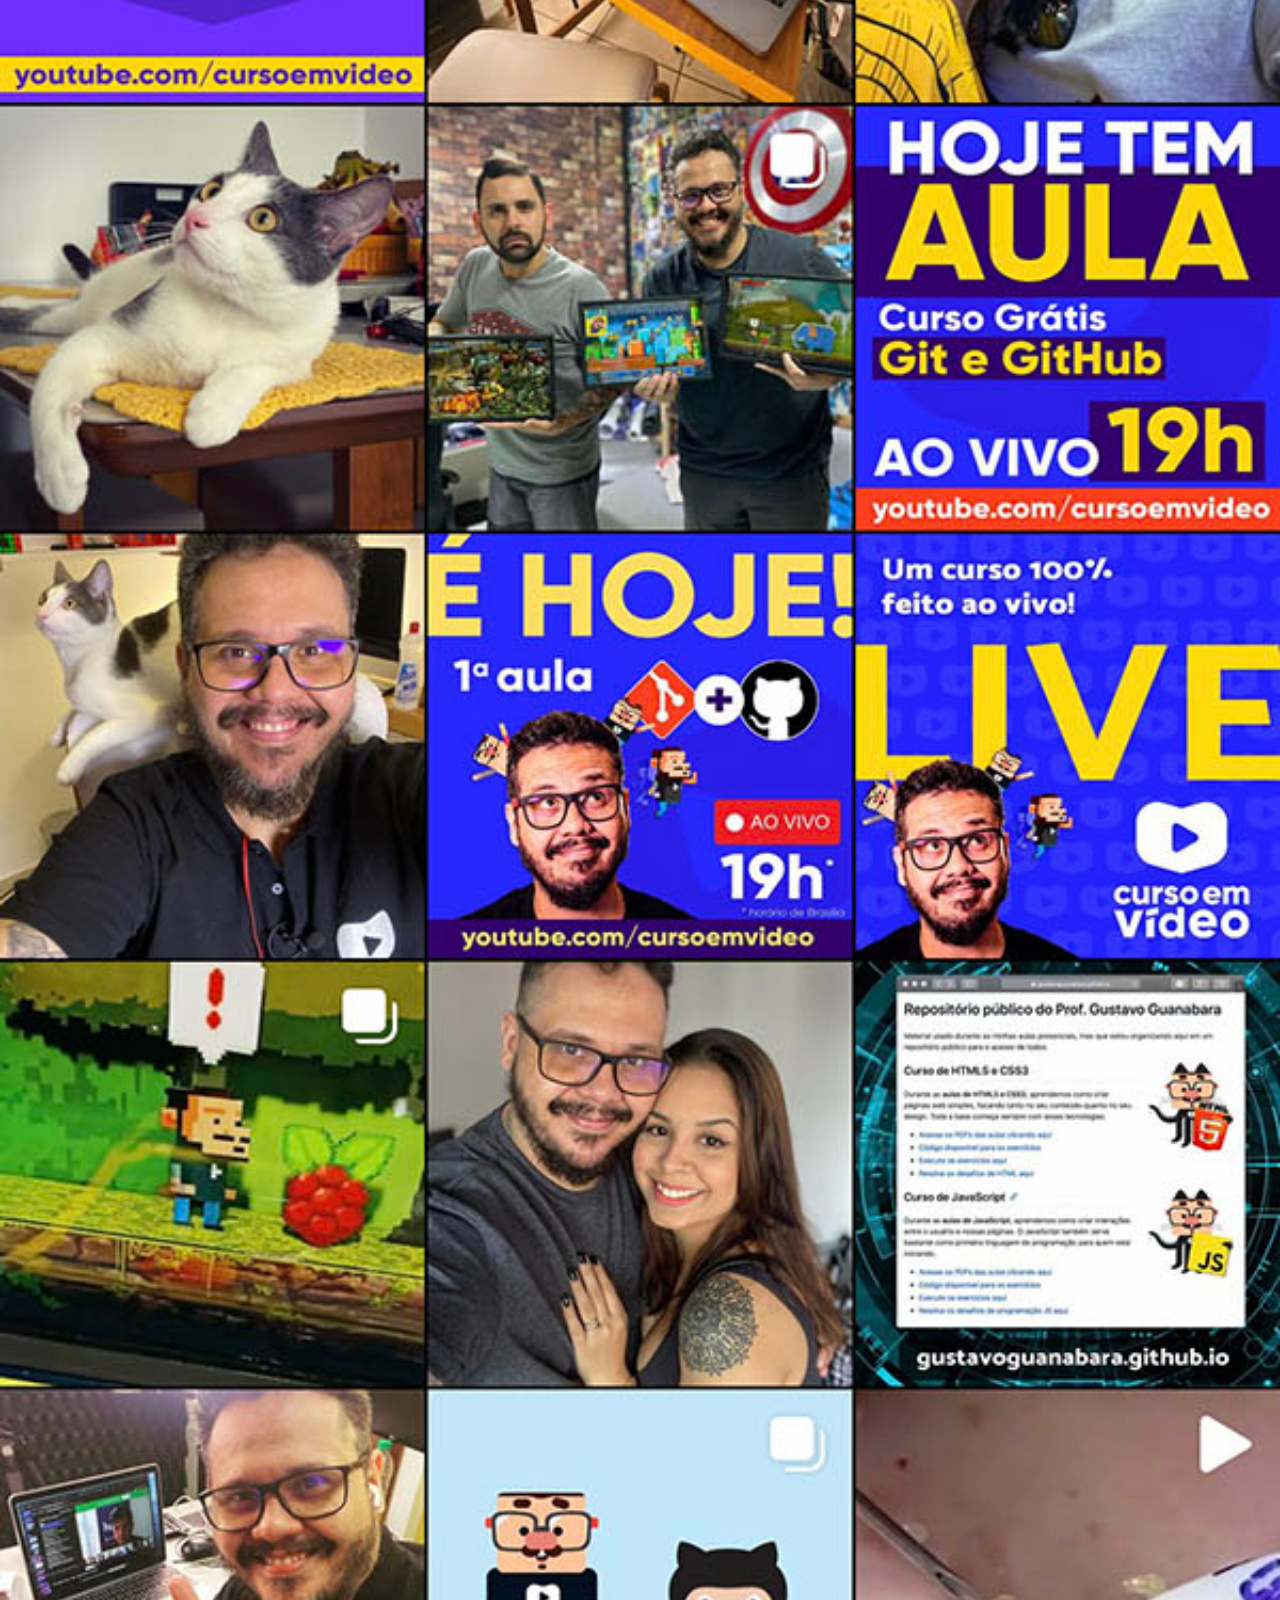
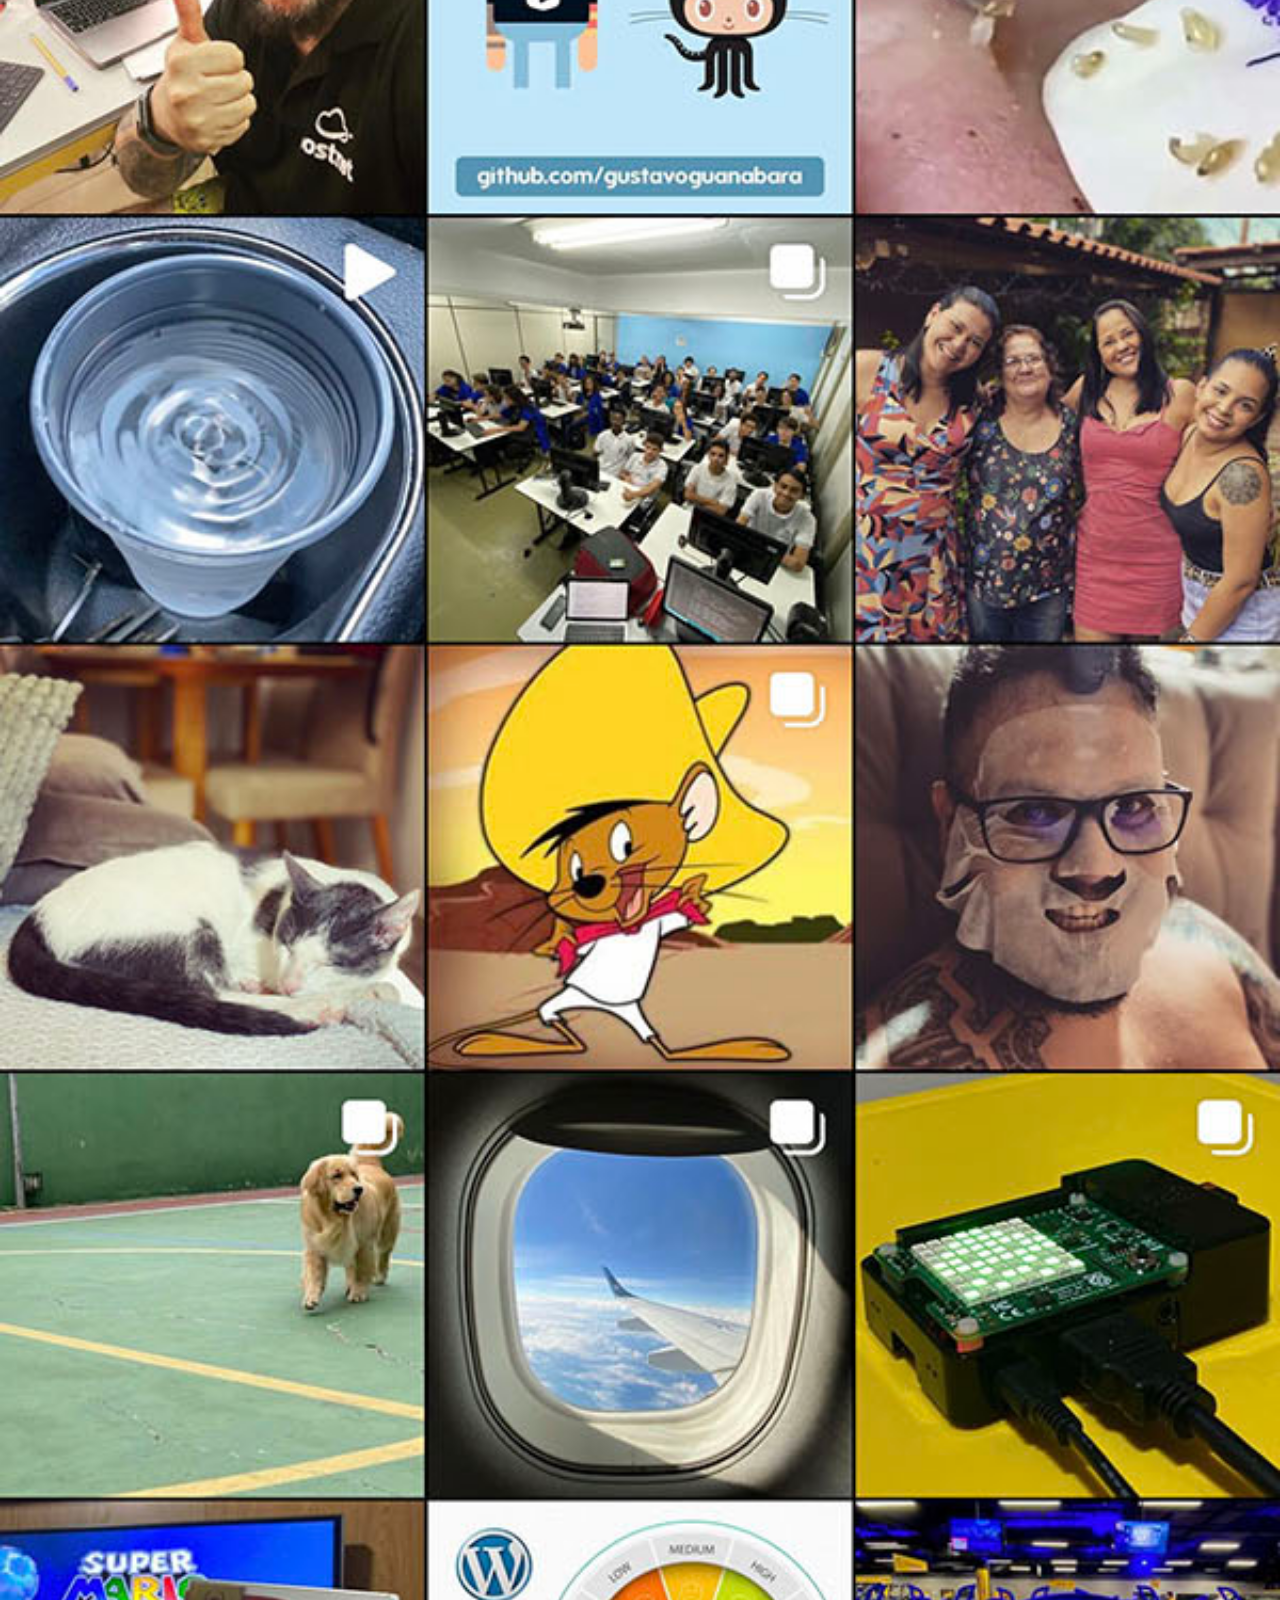
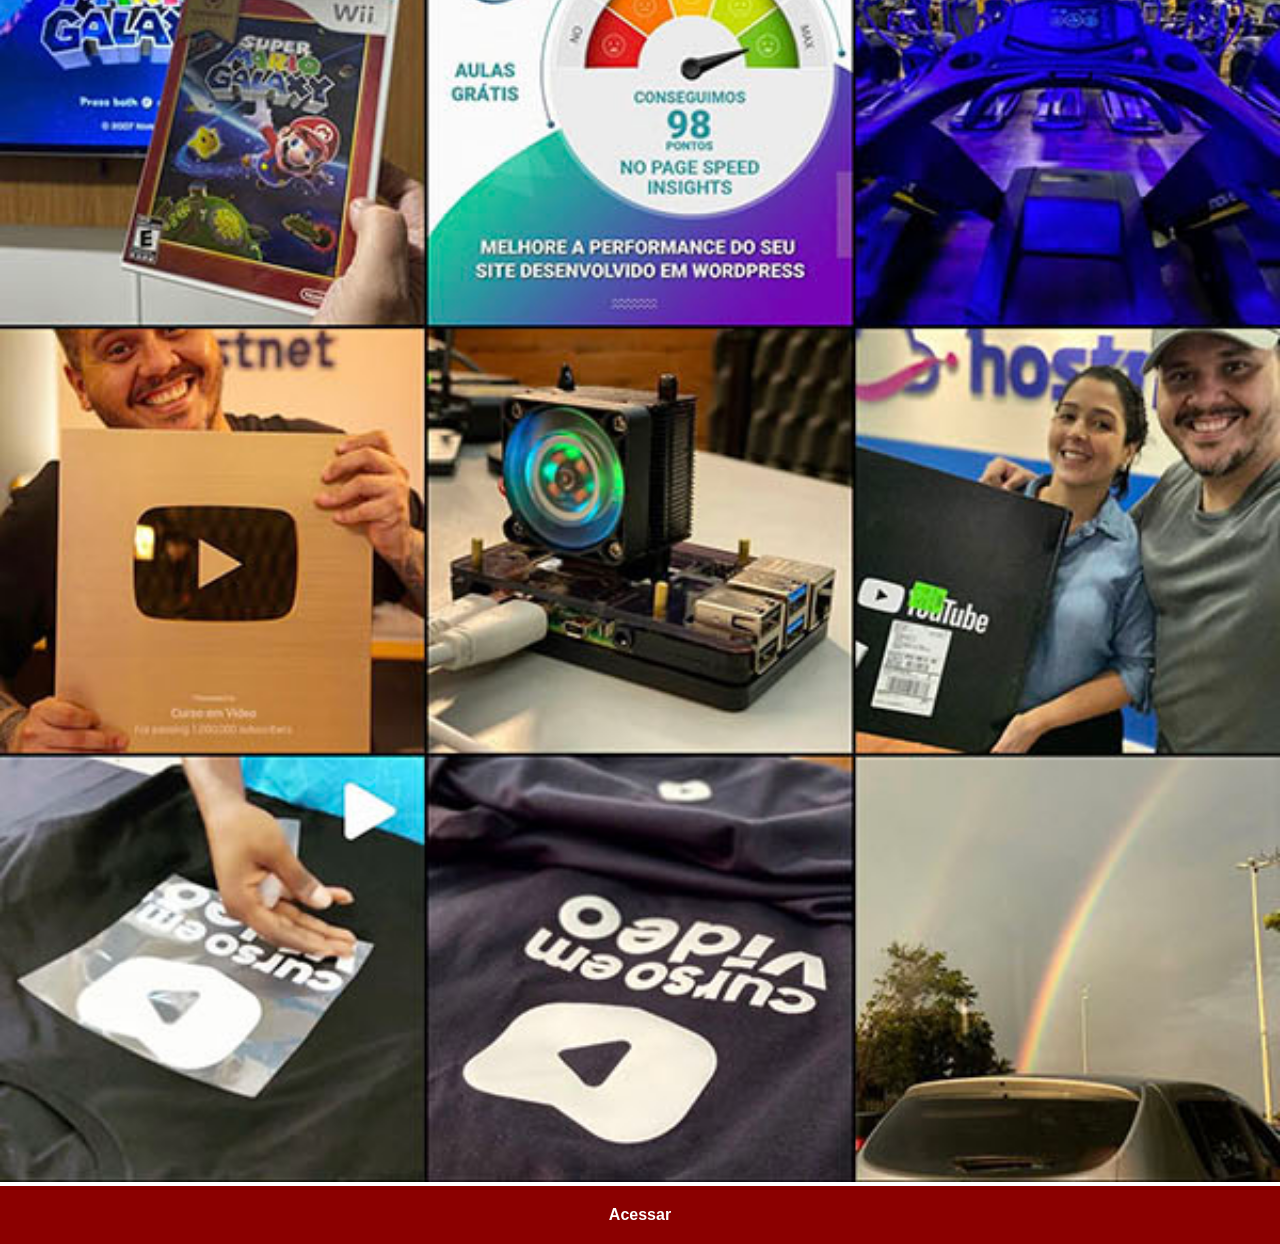
<file: Projeto-social/paginas/instagram.html>
<!DOCTYPE html>
<html lang="en">
<head>
    <meta charset="UTF-8">
    <meta name="viewport" content="width=device-width, initial-scale=1.0">
    <title>Instagram</title>
    <link rel="stylesheet" href="../estilos/social.css">
</head>
<body>
    <img src="../imagens/tela-instagram.jpg" alt="instagram">
    <a href="" target="_blank">Acessar</a>
</body>
</html>
</file>
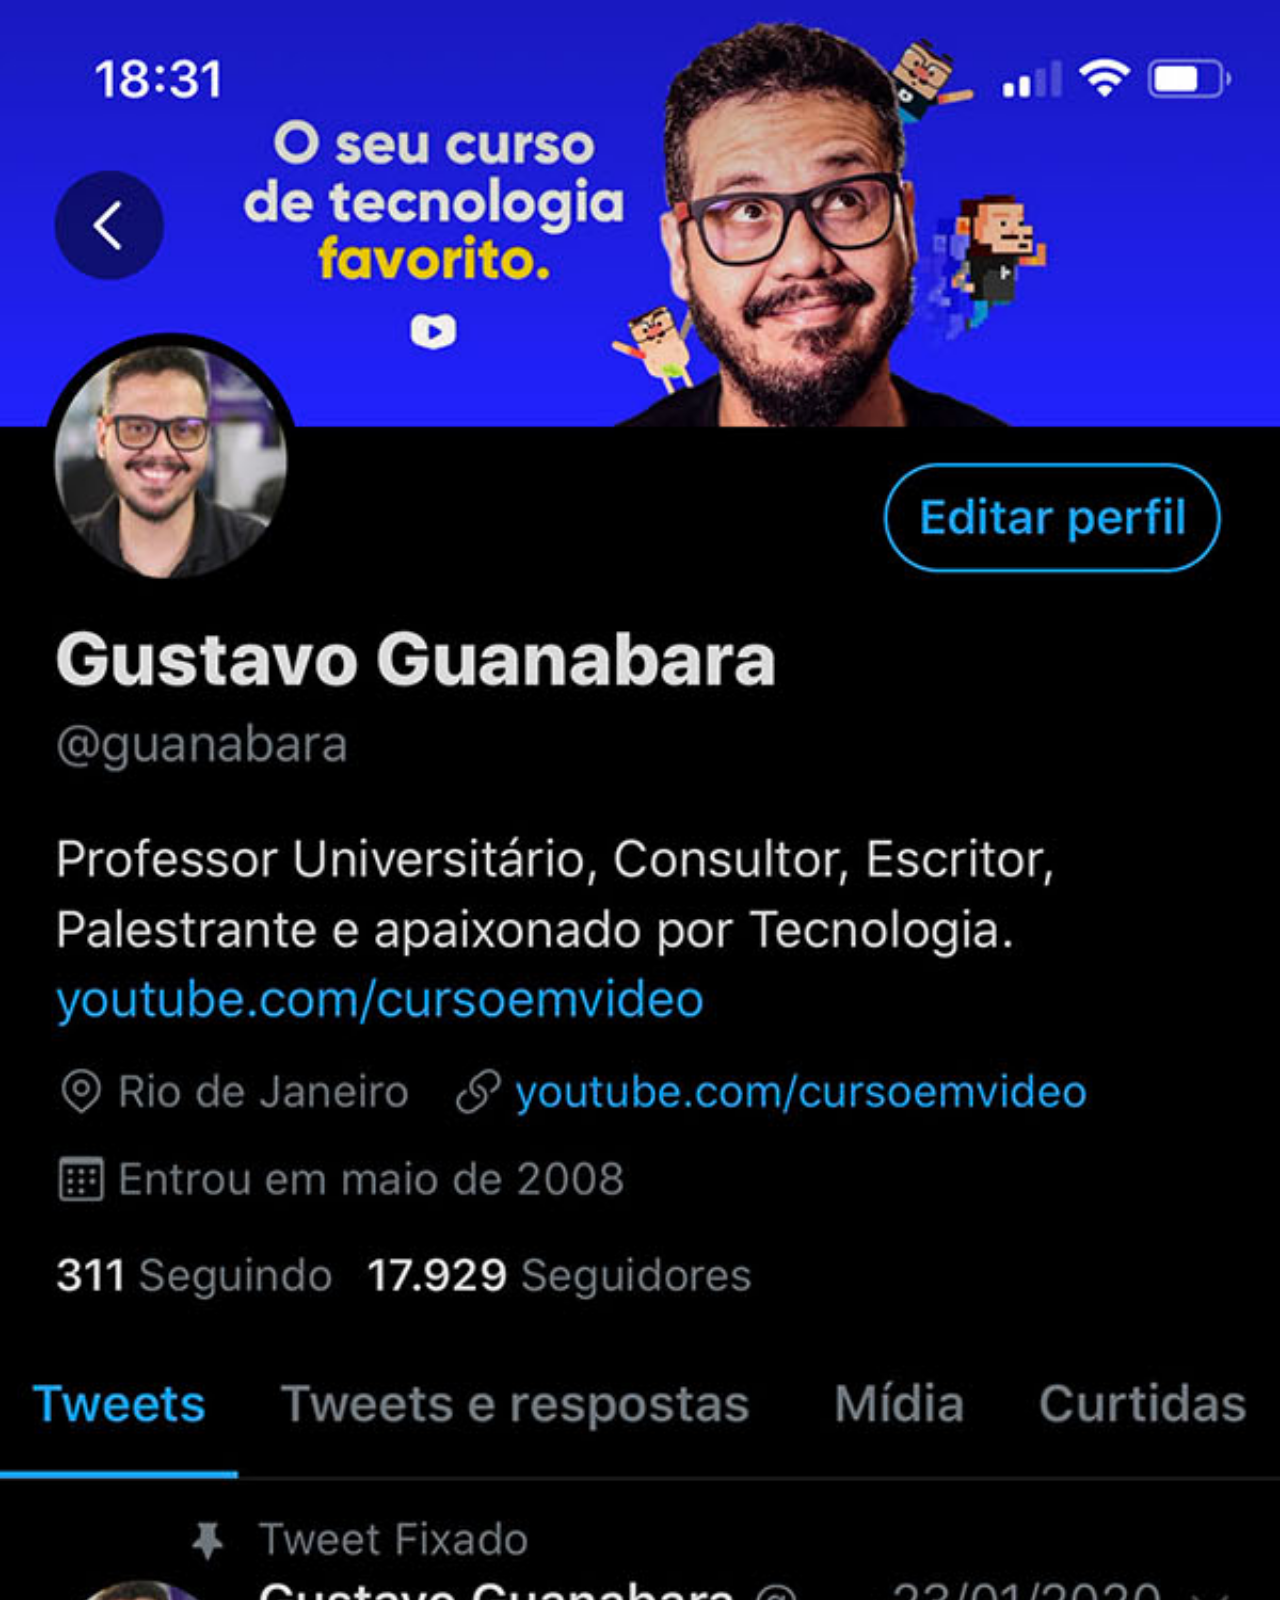
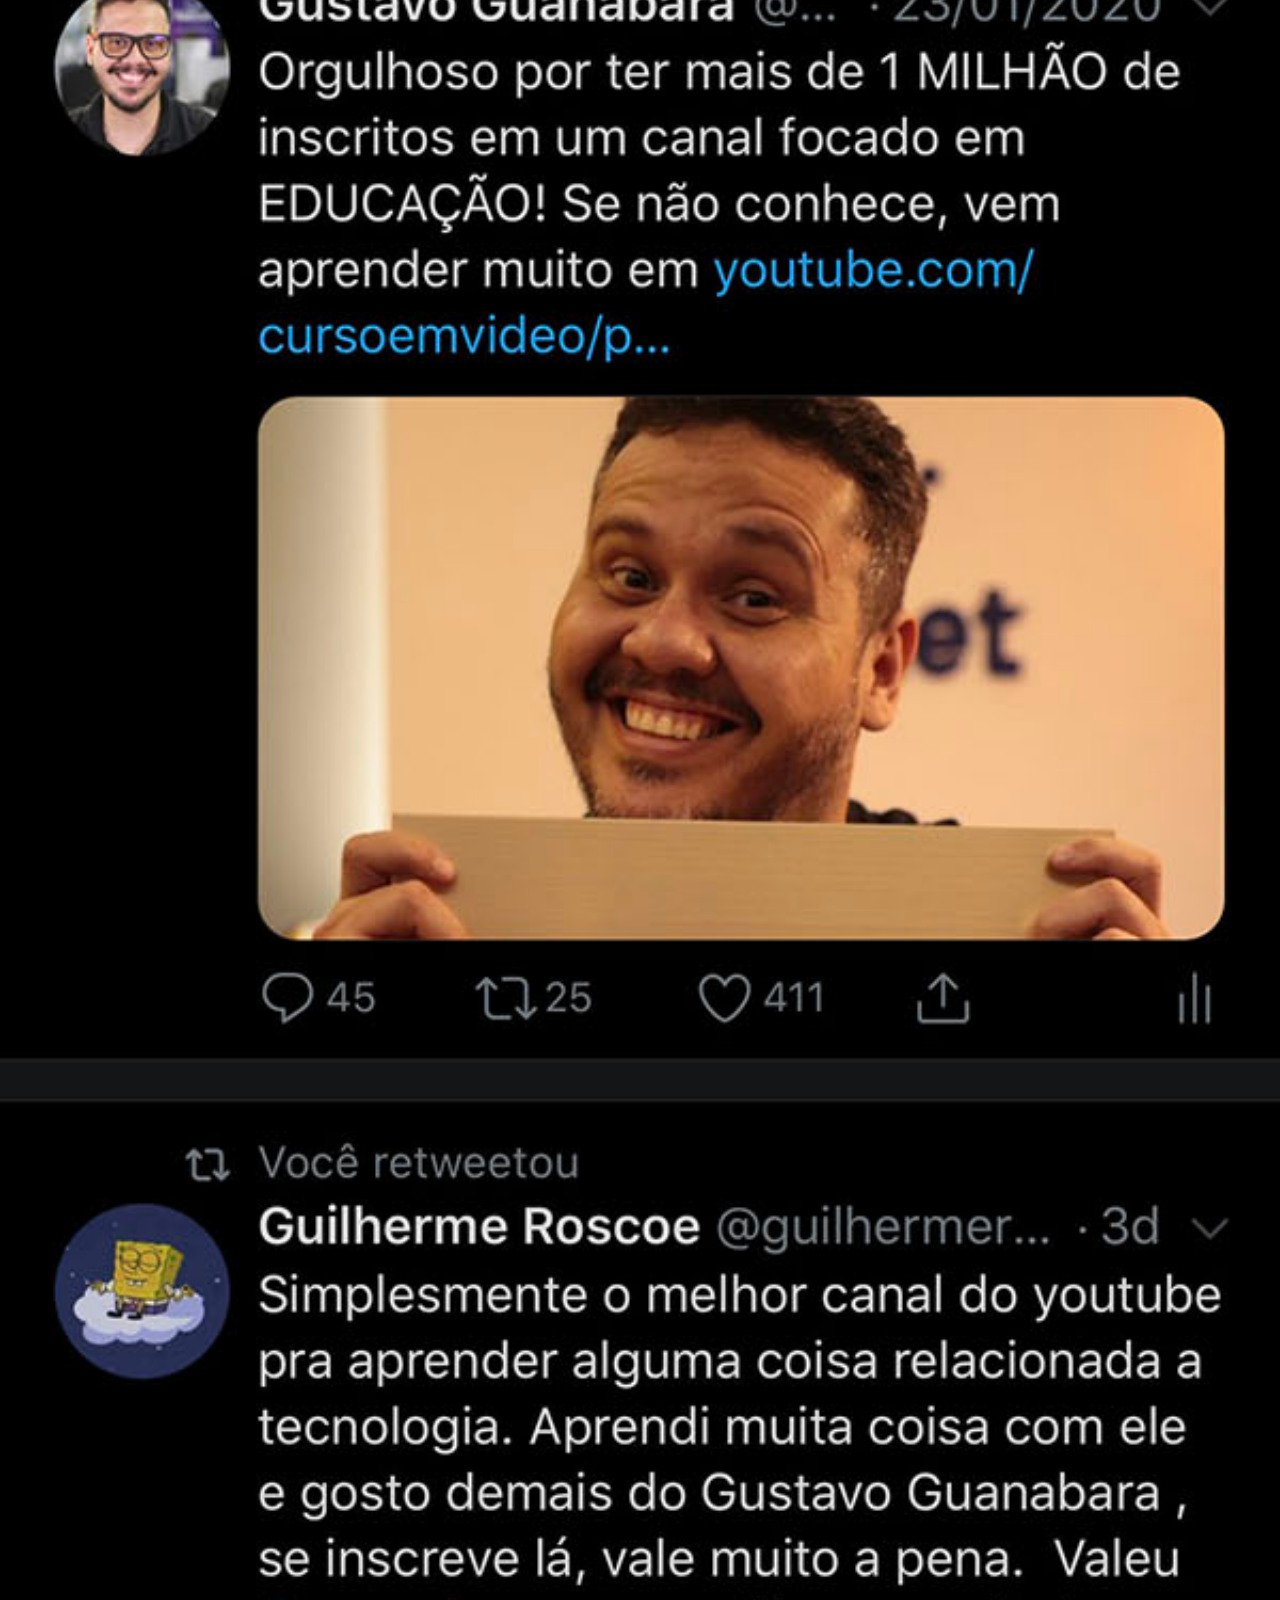
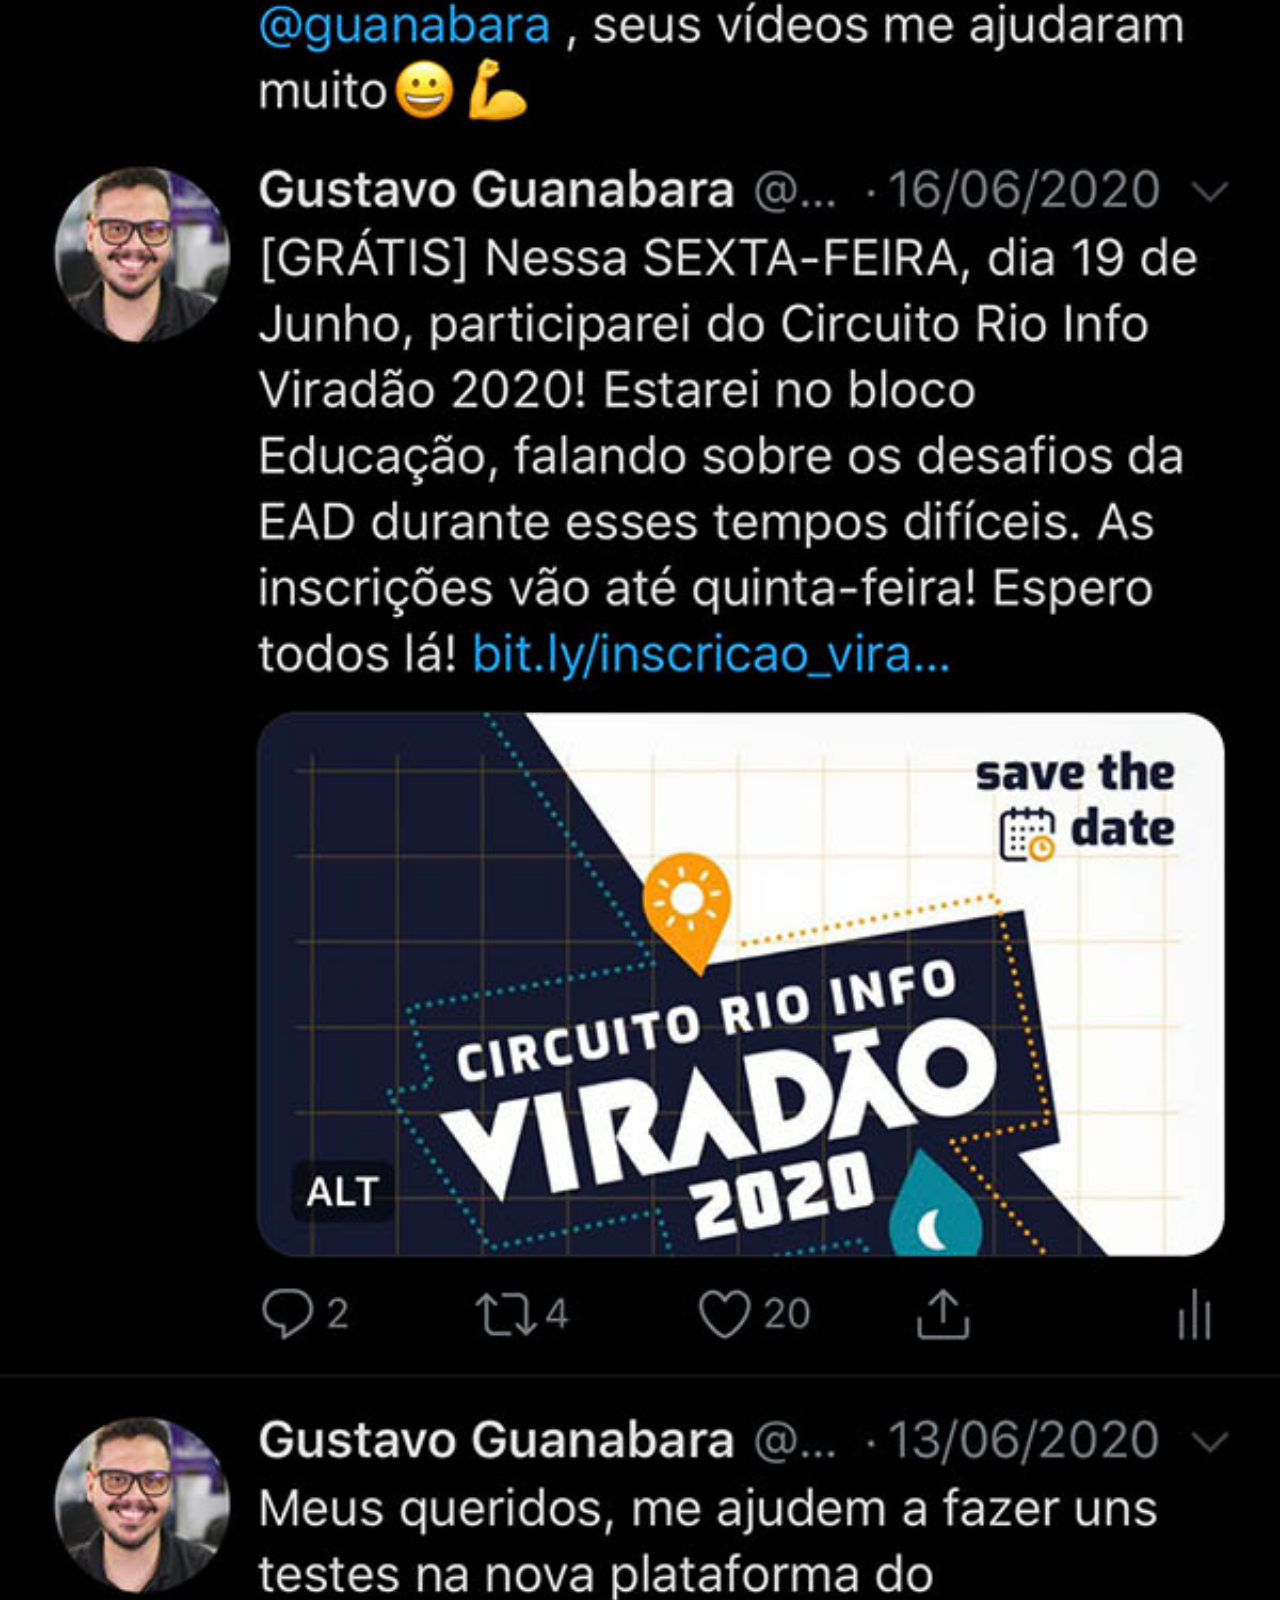
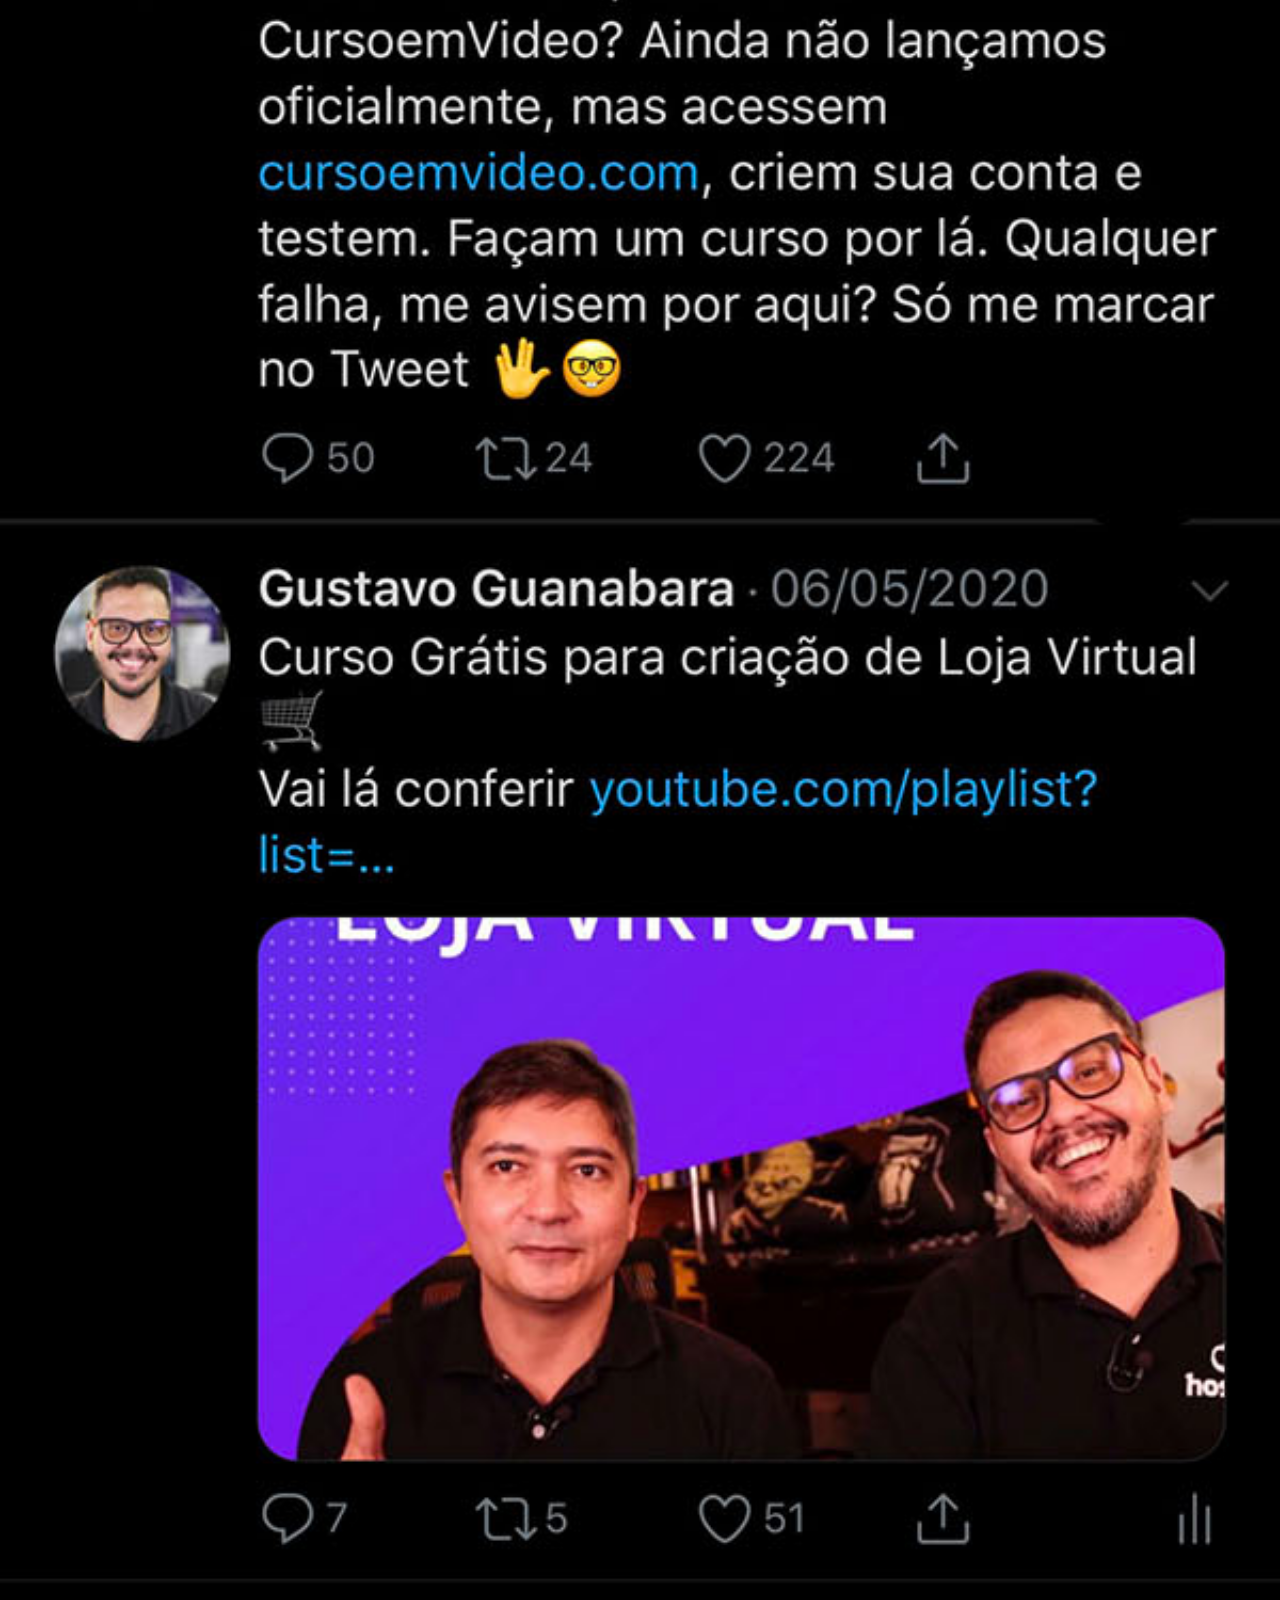
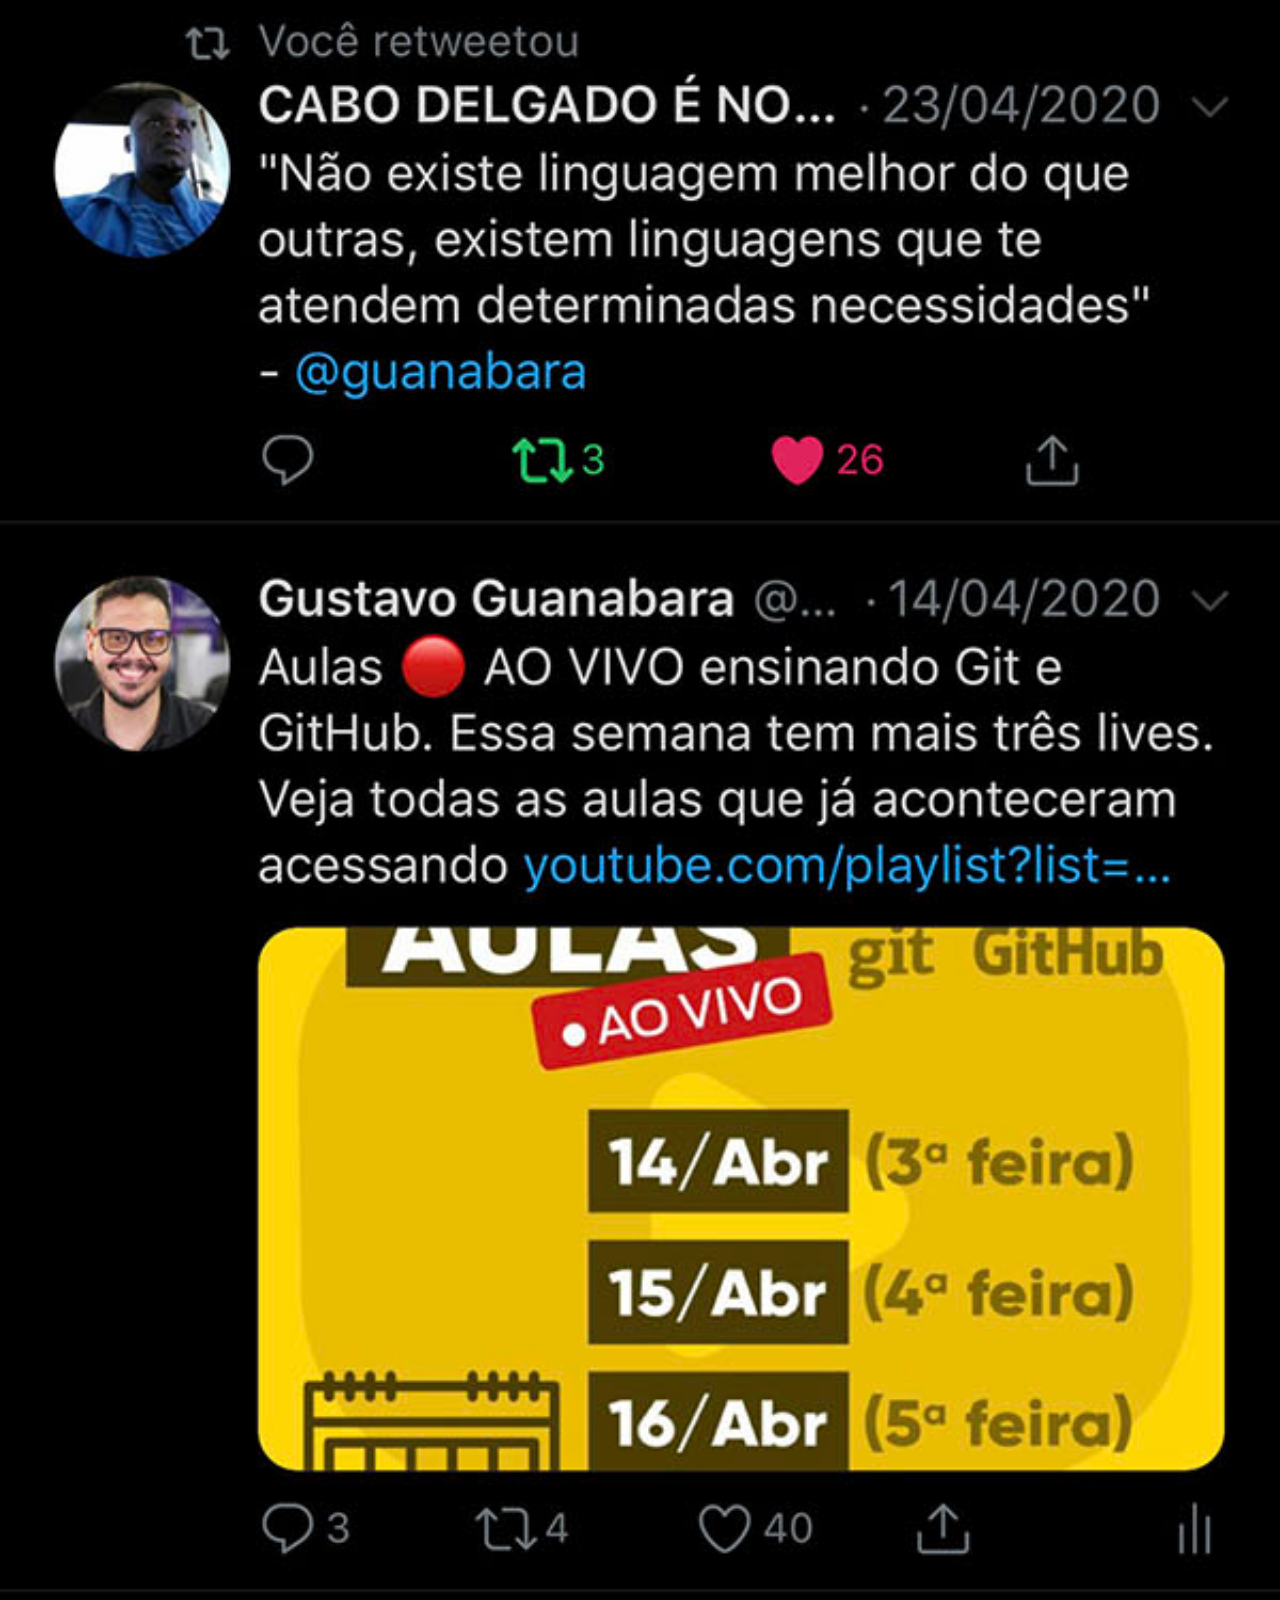
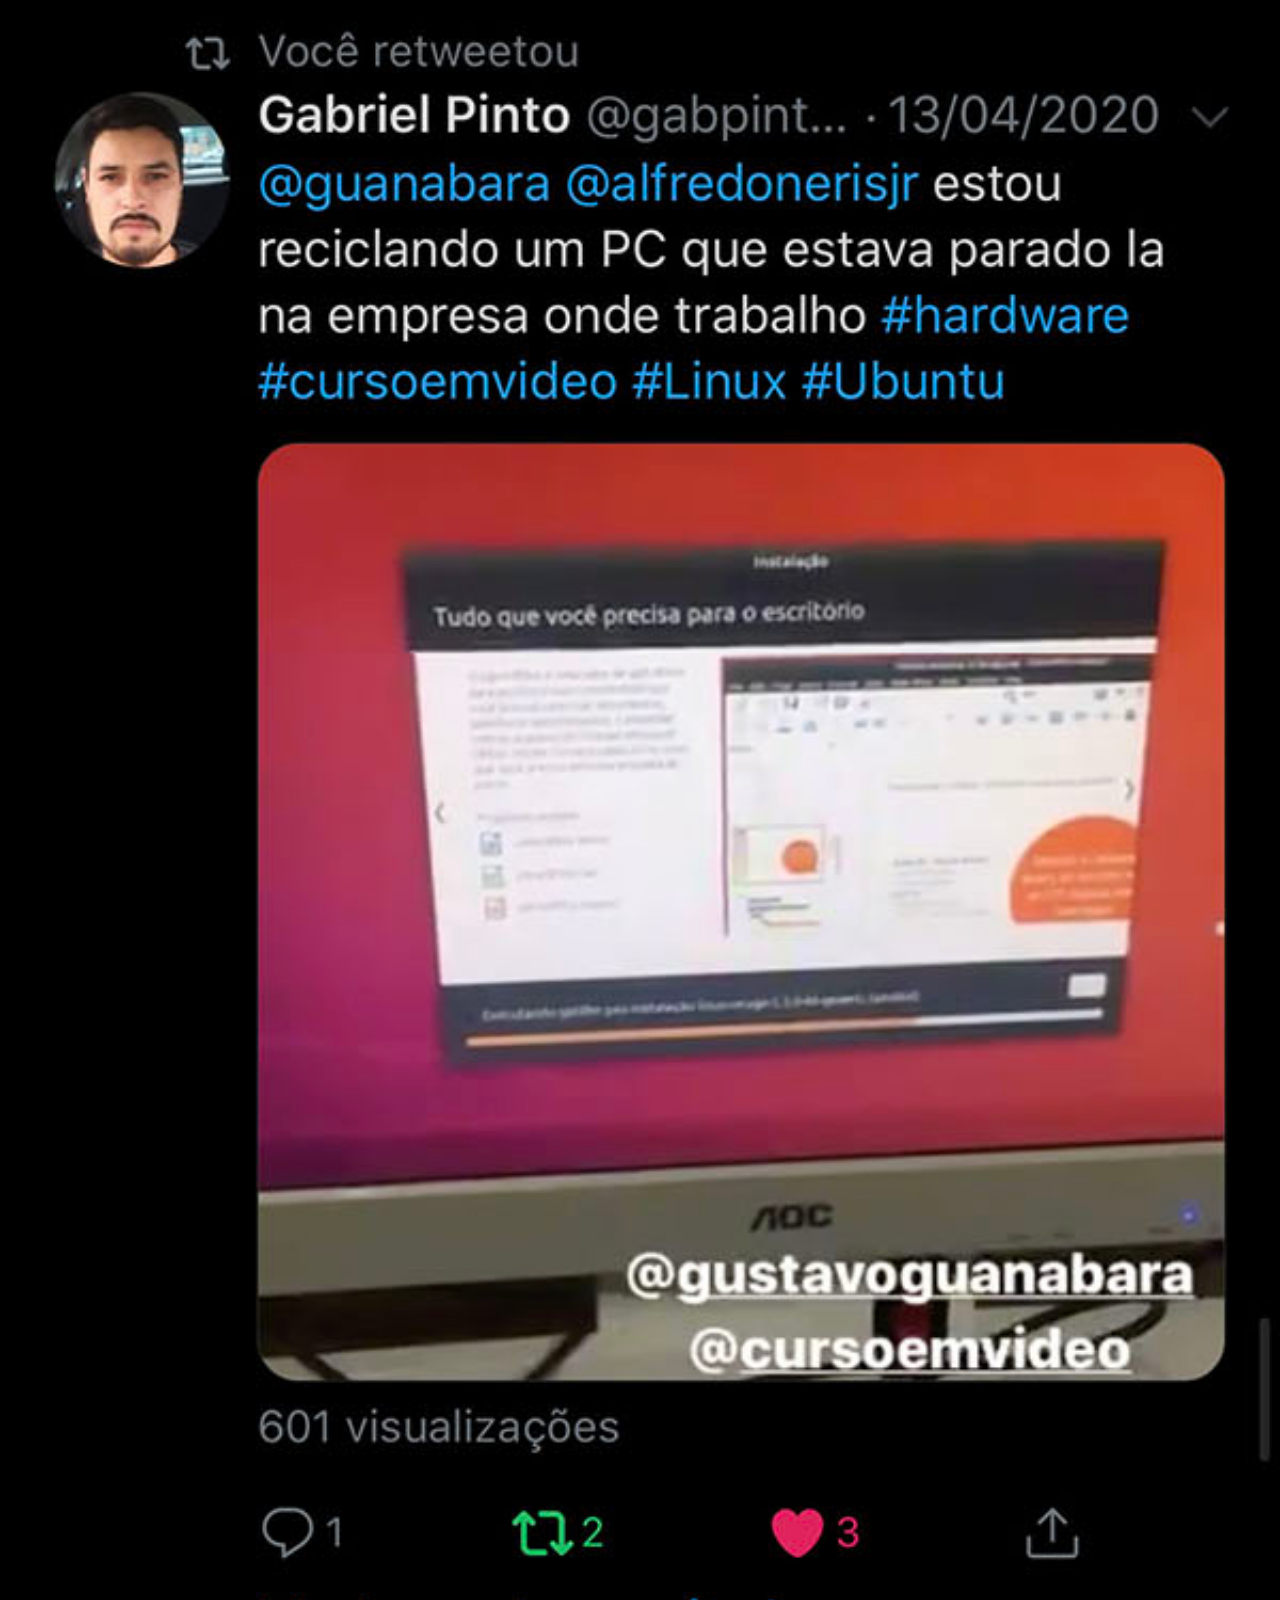
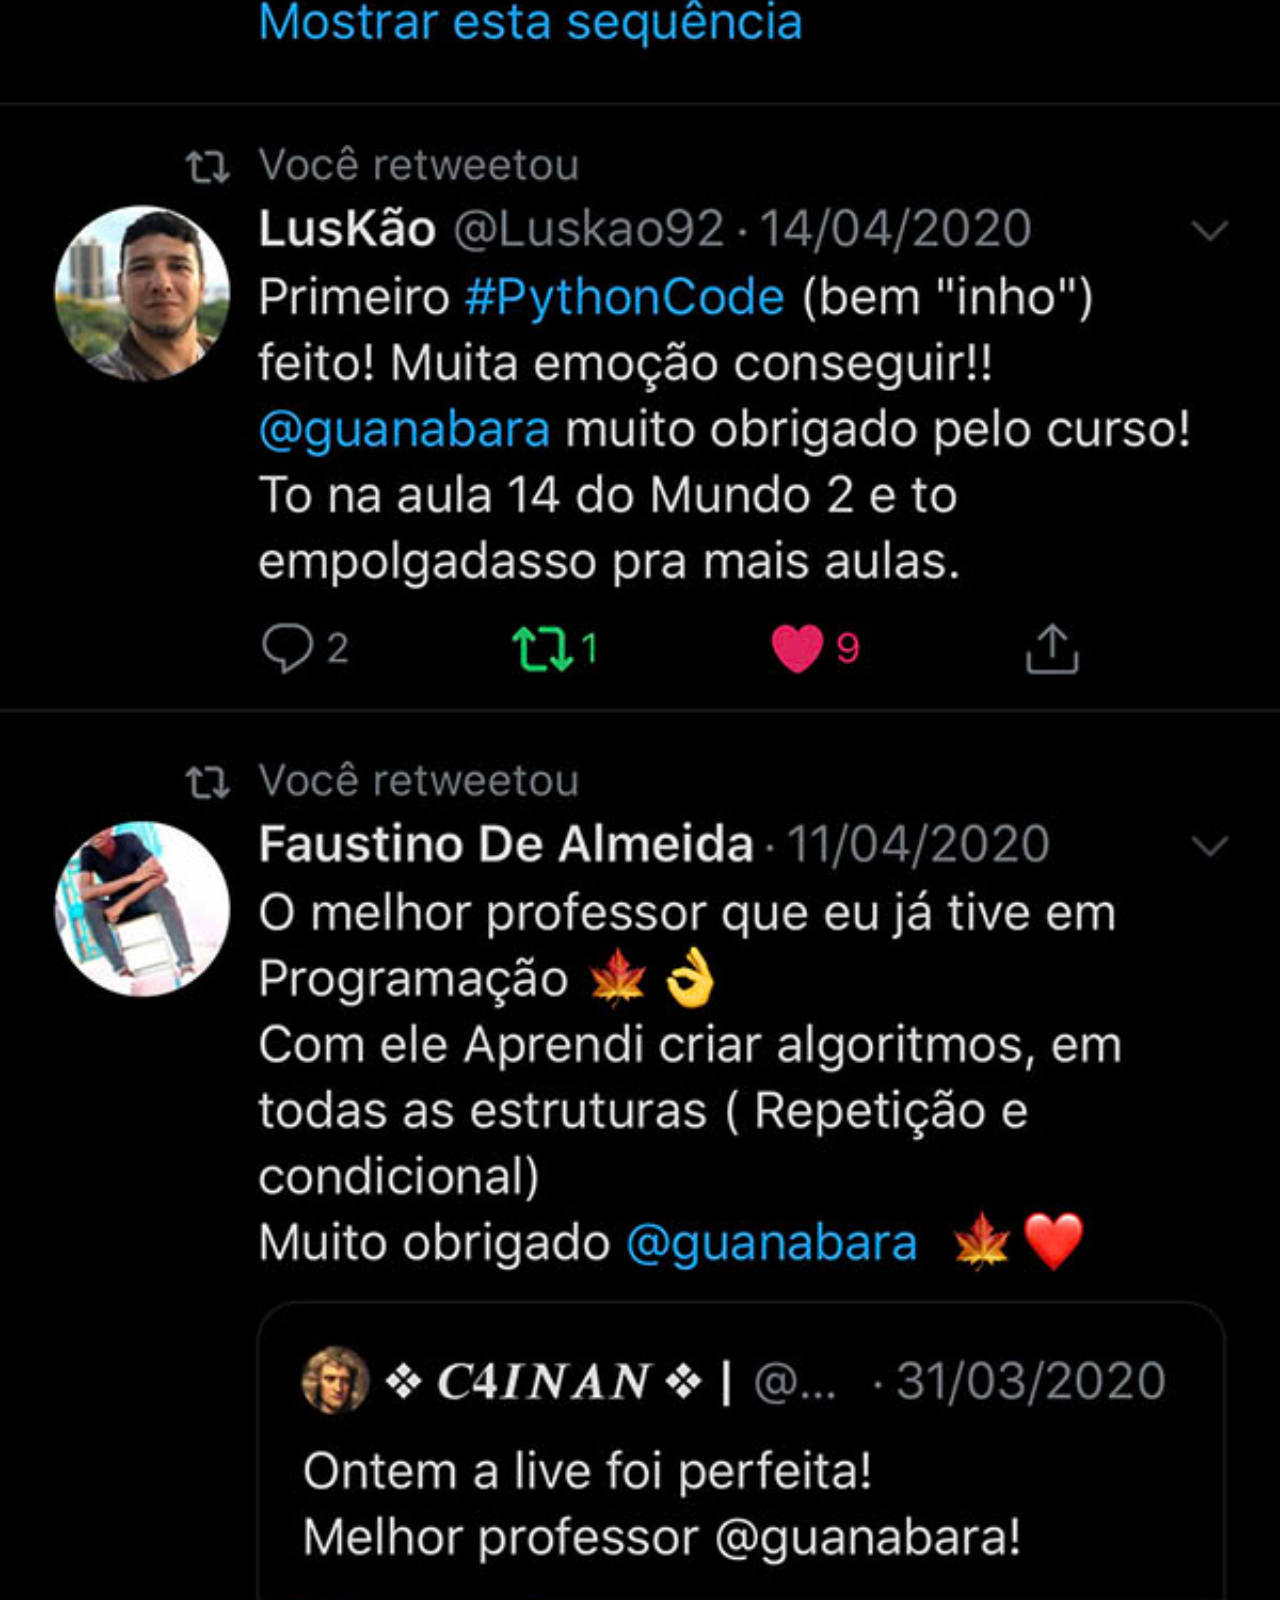
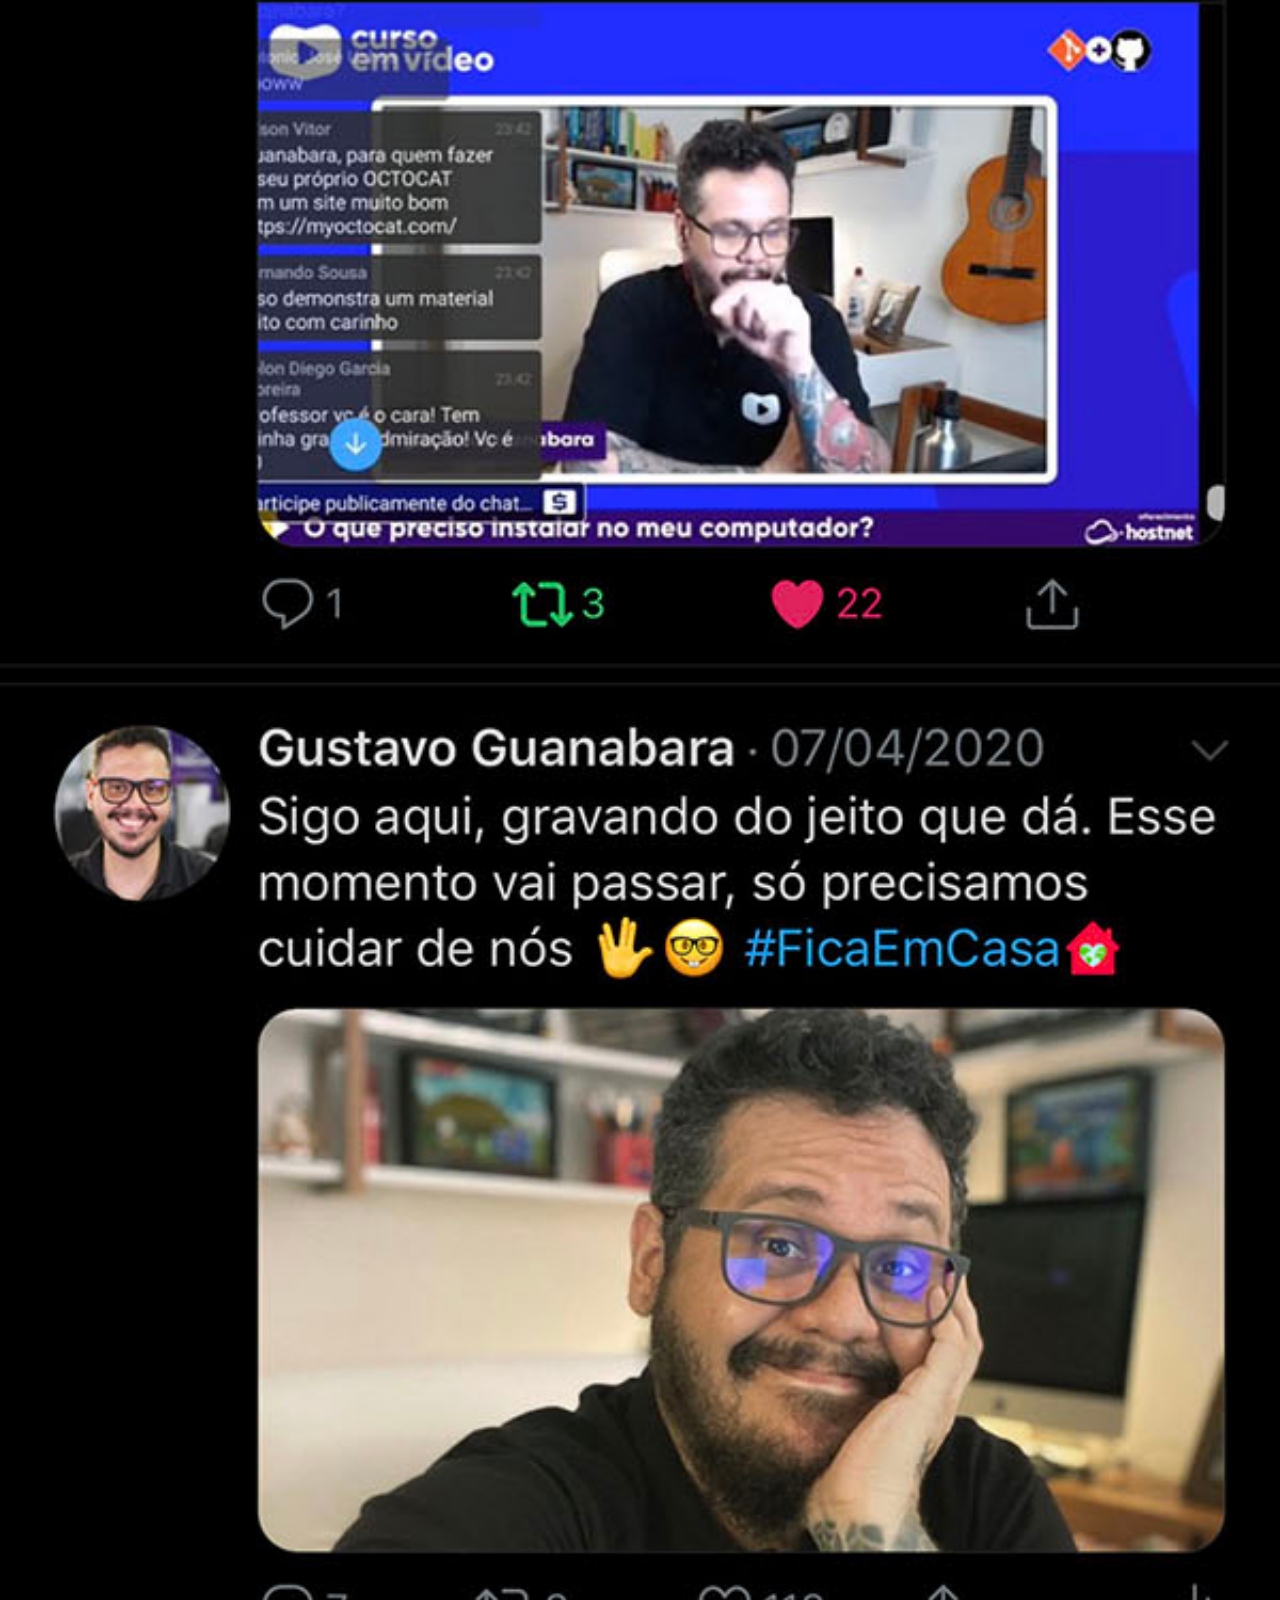
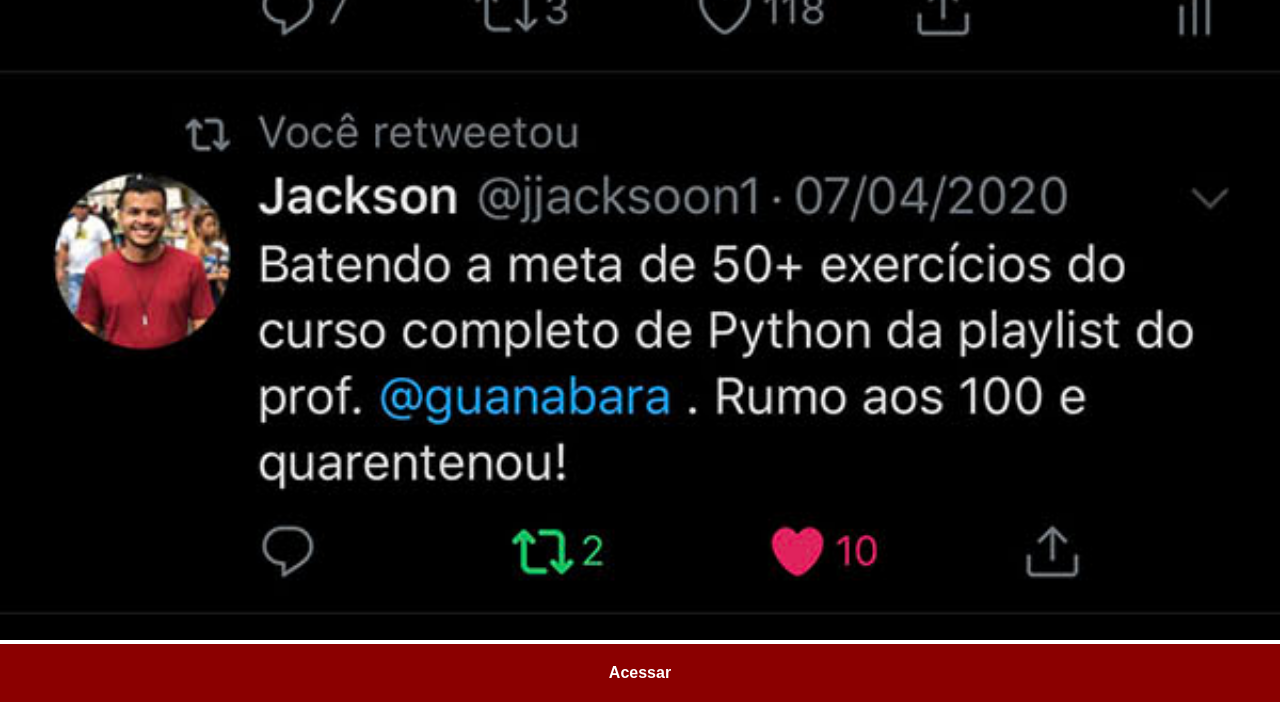
<file: Projeto-social/paginas/twitter.html>
<!DOCTYPE html>
<html lang="en">
<head>
    <meta charset="UTF-8">
    <meta name="viewport" content="width=device-width, initial-scale=1.0">
    <title>Twitter</title>
    <link rel="stylesheet" href="../estilos/social.css">
</head>
<body>
    <img src="../imagens/tela-twitter.jpg" alt="twitter">
    <a href="" target="_blank">Acessar</a>
</body>
</html>
</file>
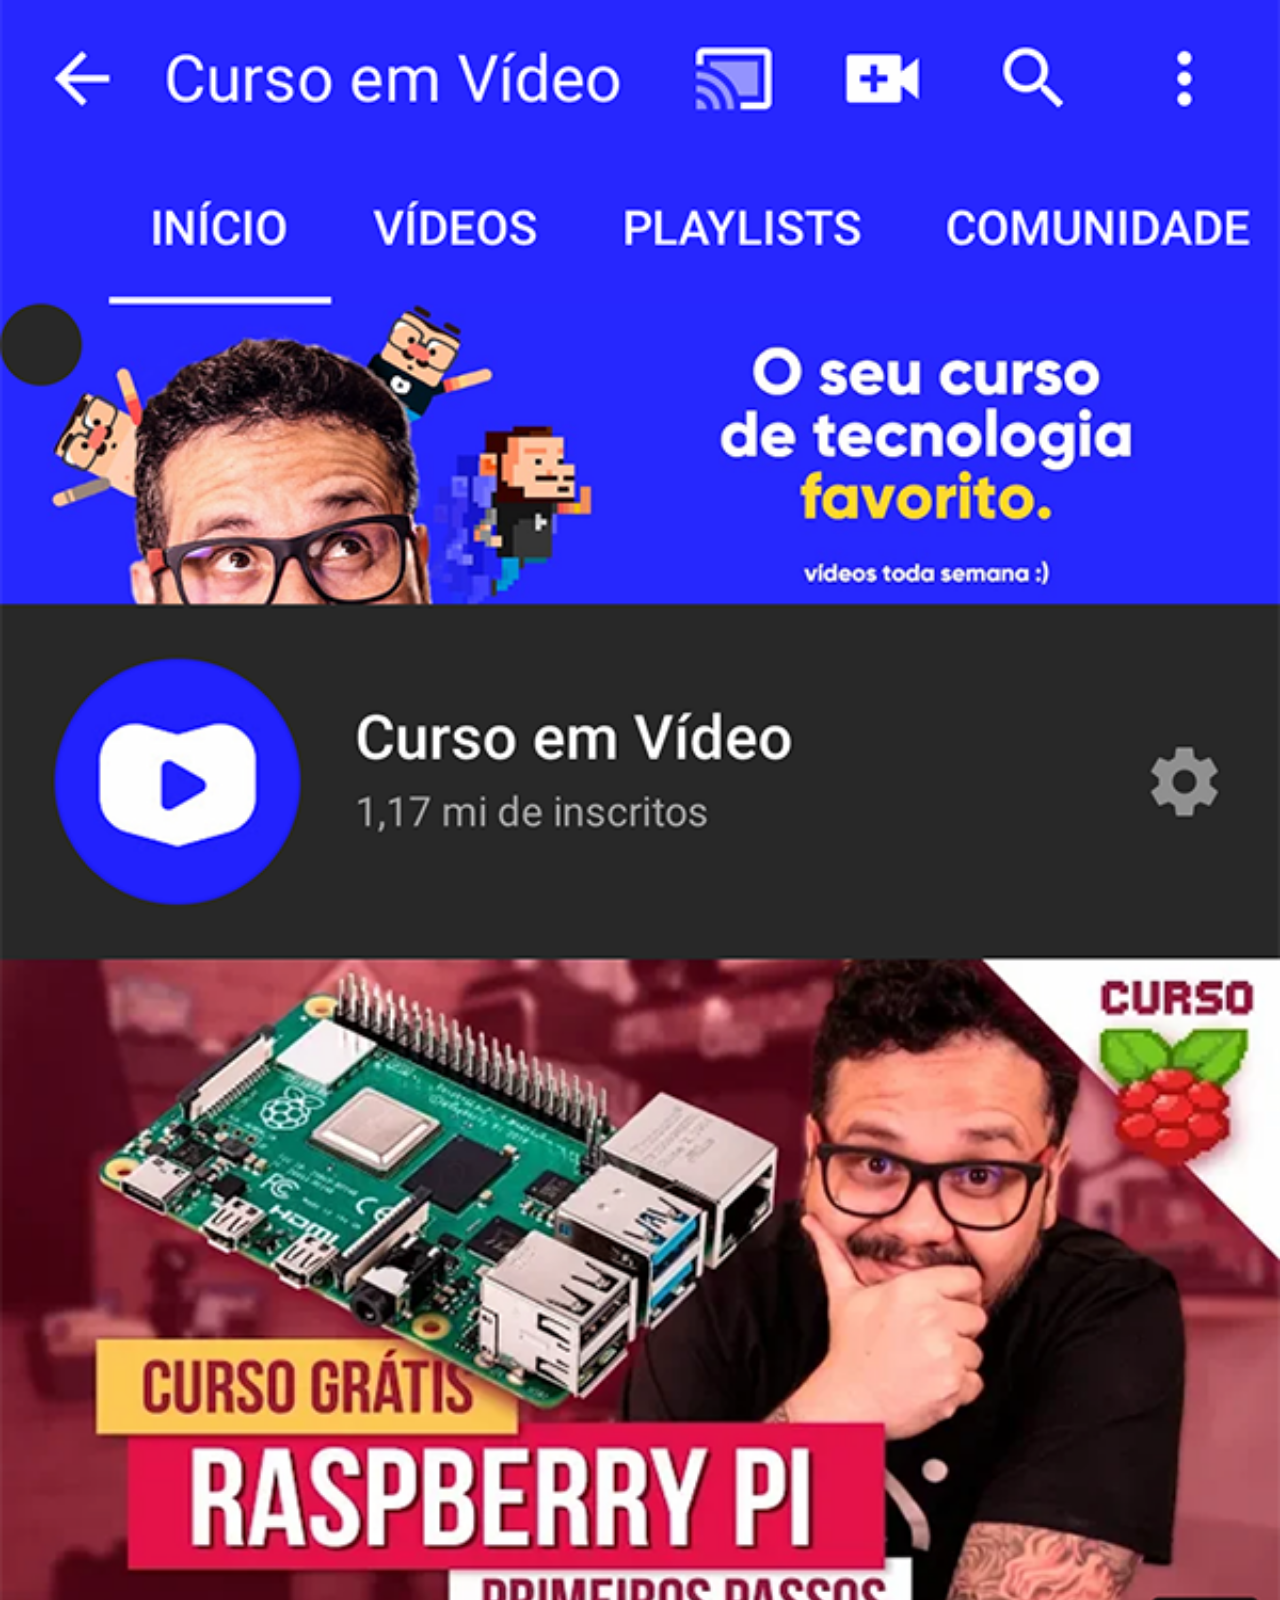
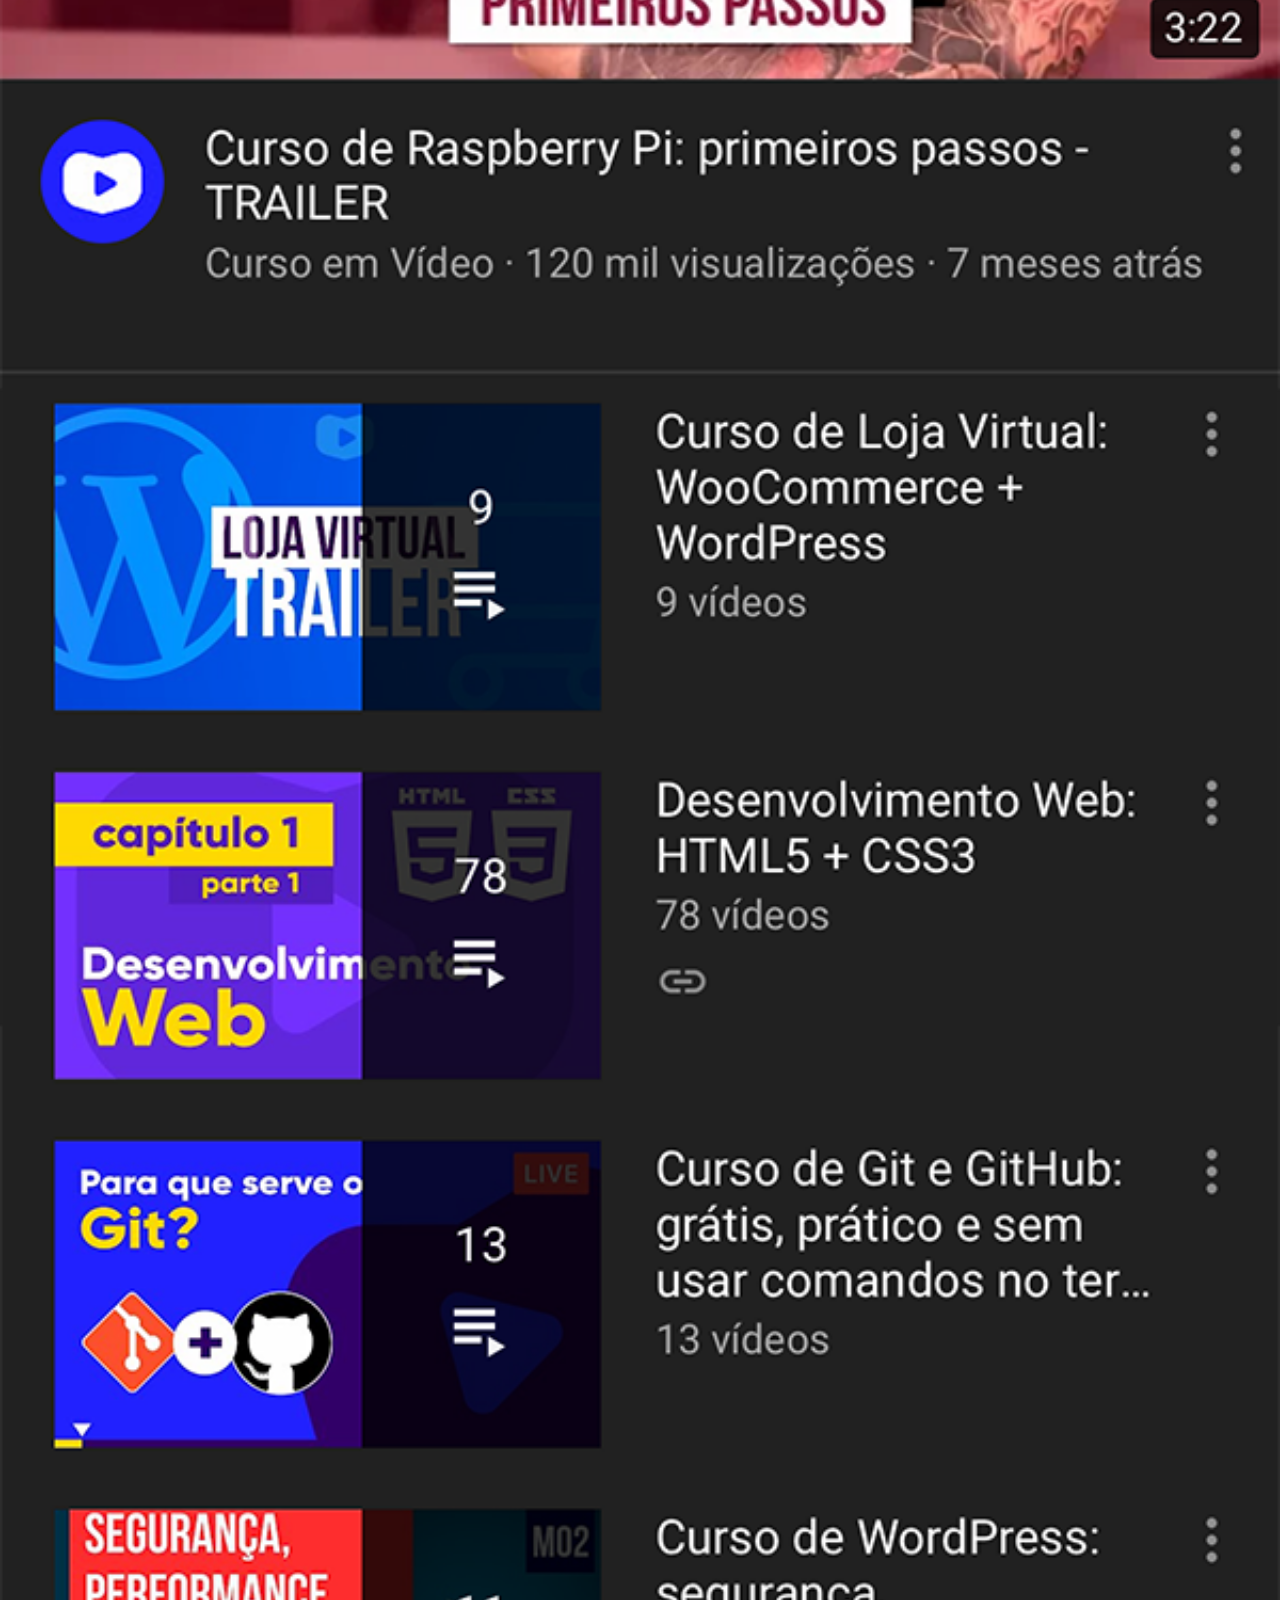
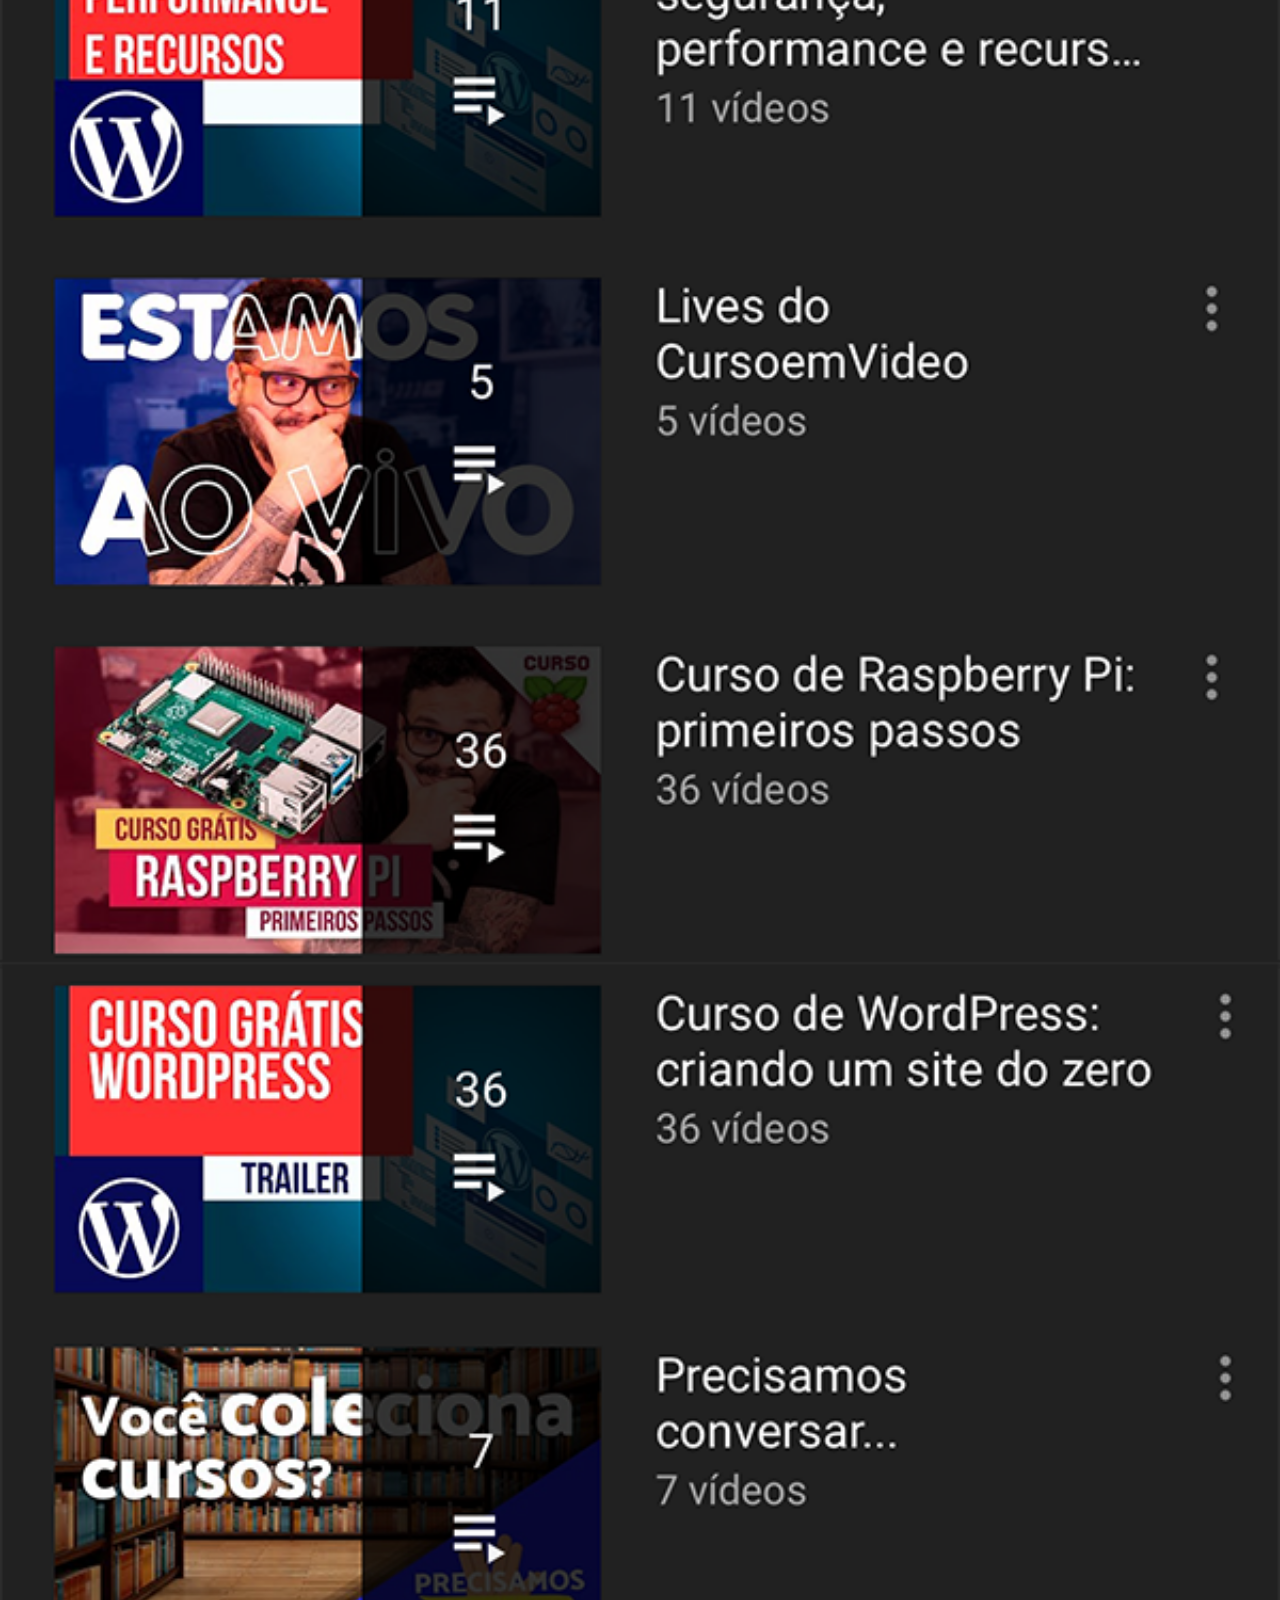
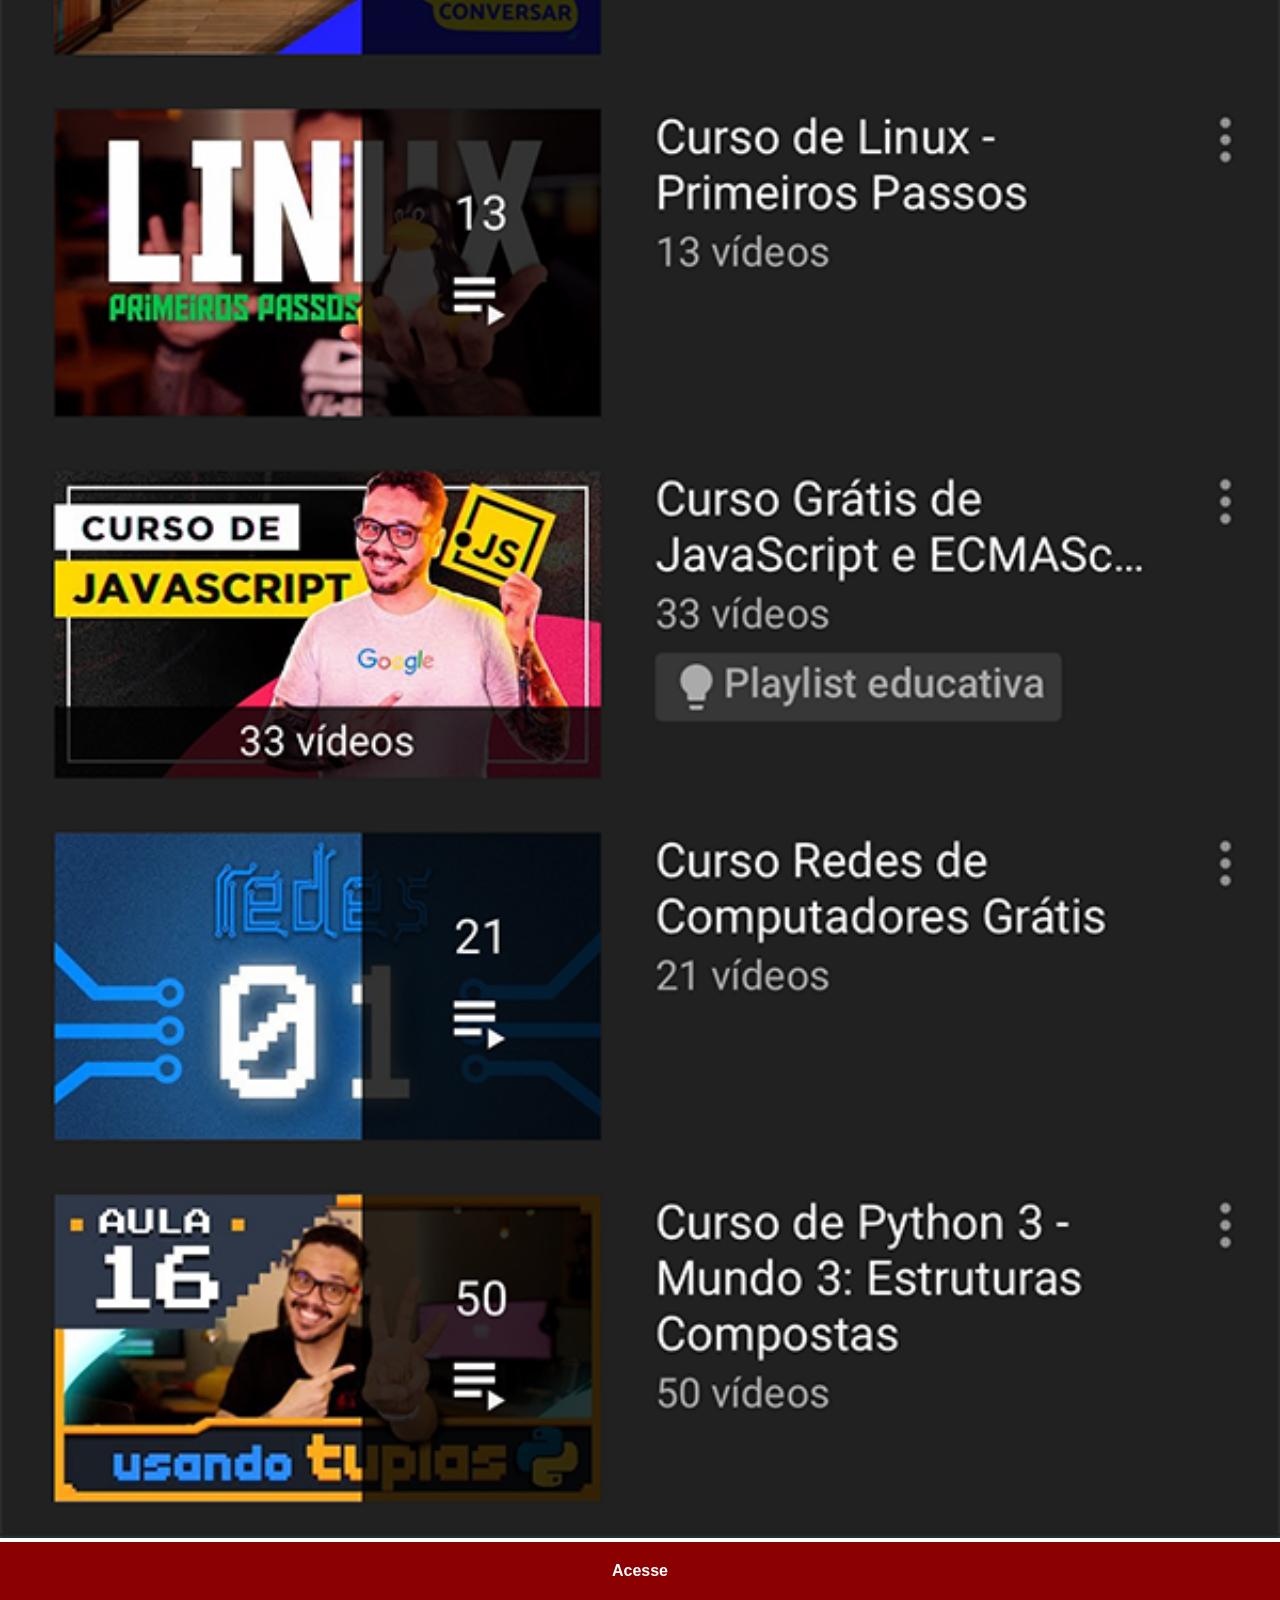
<file: Projeto-social/paginas/youtube.html>
<!DOCTYPE html>
<html lang="en">
<head>
    <meta charset="UTF-8">
    <meta name="viewport" content="width=device-width, initial-scale=1.0">
    <title>Document</title>
    <link rel="stylesheet" href="../estilos/social.css">
    <style>
        
    </style>
</head>
<body>
    <img src="../imagens/tela-youtube.png" alt="youtube">
    <a href="" target="_blank">Acesse</a>
</body>
</html>
</file>
<file: Projeto-social/estilos/style.css>
@charset "UTF-8";
*{
    margin: 0px;
    padding: 0px;
    font-family: Arial, Helvetica, sans-serif;
}
html,body{
    height: 100vh;
    width: 100vw;
    background-color: black;
}
body{
    background-image: url("../imagens/fundo-madeira.jpg");
    background-size: cover;
    background-attachment: fixed;
}
main{
    height: 100vh;
    position:relative;
    
}
section#telefone{
    position: absolute;
    top: 50%;
    left: 50%;
    transform: translate(-50%,-50%);
    height:627px;
    width: 311px;
    
    background: url("../imagens/frame-iphone.png") no-repeat;
}
iframe#tela{
    position:relative;
    top: 85px;
    left:25px;
    height: 463px;
    width:262px ;
}
section#redes-sociais img{
    width: 50px;
    margin: 10px;
    border-radius: 50%;
    box-shadow: 2px 2px 5px rgba(0, 0, 0, 0.356);
    box-sizing: border-box;
}
section#redes-sociais{
    text-align: right;
}
section#redes-sociais img:hover{
    border:2px solid rgba(255, 255, 255, 0.521);
    transform: translate(-3px,-3px);
    box-shadow: 5px 5px 10px rgba(0, 0, 0, 0.637);
    transition: transform 0.25s, border .2s ;
}
</file>
<file: Projeto-social/estilos/social.css>
@charset "UTF-8";
*{
    margin:0px ;
    padding: 0px;
    font-family: Arial, Helvetica, sans-serif;
}
::-webkit-scrollbar{
    width: 0px;
    height: 0px;

}
img{
    width: 100vw;
  
}
a{
    display: block;
    background-color: darkred;
    padding: 20px;
    color: white;
    text-align: center;
    font-weight: bolder;
    text-decoration: none;
}
</file>
